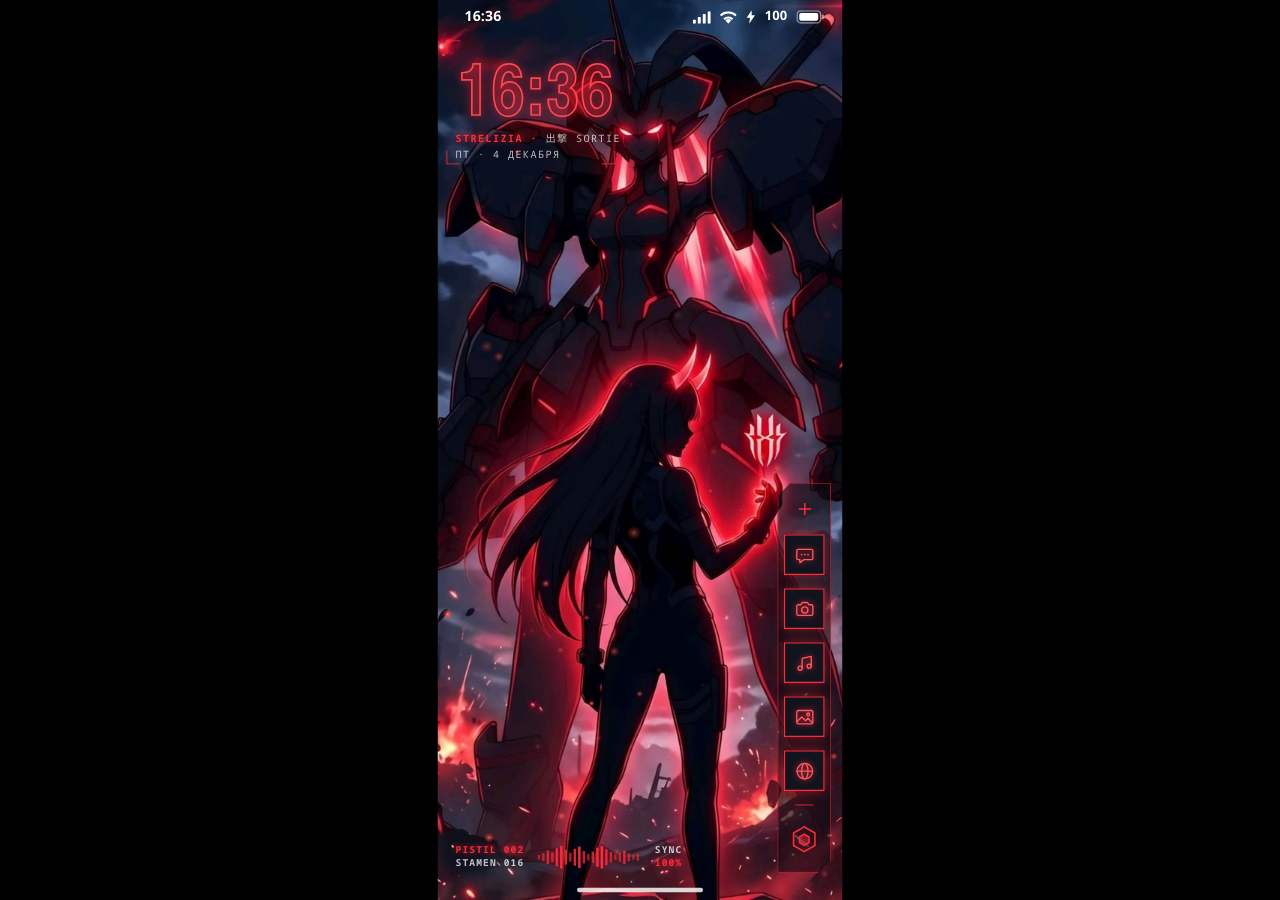
<file: app/src/main/assets/web/index.html>
<!doctype html><html lang="ru" class="native"><head><meta charset="utf-8">
<meta name="viewport" content="width=device-width,initial-scale=1,maximum-scale=1,user-scalable=no,viewport-fit=cover">
<meta name="color-scheme" content="dark"><title>Стрелиция</title>
<link rel="stylesheet" href="launcher.css"></head><body><div class="stage" id="stage"></div>
<script src="data.js"></script><script src="launcher.js"></script></body></html>
</file>
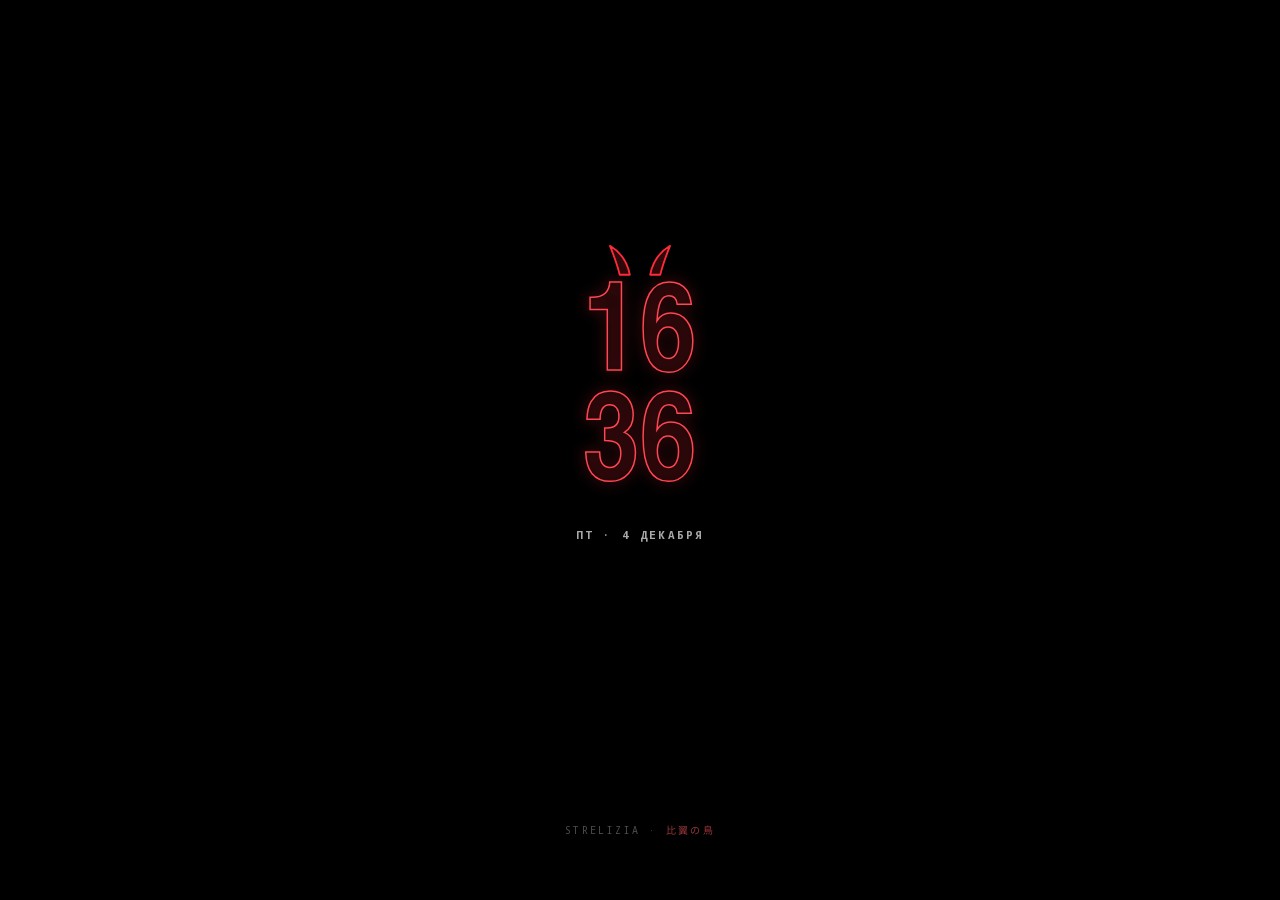
<file: app/src/main/assets/web/aod.html>
<!doctype html><html lang="ru"><head><meta charset="utf-8">
<meta name="viewport" content="width=device-width,initial-scale=1,maximum-scale=1,user-scalable=no,viewport-fit=cover">
<style>@font-face{font-family:"Nimbus Sans Narrow";font-weight:400;font-style:normal;font-display:block;src:url(fonts/nimbus-sans-narrow-400.woff2) format("woff2")}@font-face{font-family:"Nimbus Sans Narrow";font-weight:700;font-style:normal;font-display:block;src:url(fonts/nimbus-sans-narrow-700.woff2) format("woff2")}@font-face{font-family:"Noto Sans Mono";font-weight:100 500;font-style:normal;font-display:block;src:url(fonts/noto-sans-mono-100-500.woff2) format("woff2")}@font-face{font-family:"Noto Sans Mono";font-weight:600 900;font-style:normal;font-display:block;src:url(fonts/noto-sans-mono-600-900.woff2) format("woff2")}@font-face{font-family:"Noto Sans CJK JP";font-weight:100 500;font-style:normal;font-display:block;src:url(fonts/noto-sans-cjk-jp-100-500.woff2) format("woff2")}@font-face{font-family:"Noto Sans CJK JP";font-weight:600 900;font-style:normal;font-display:block;src:url(fonts/noto-sans-cjk-jp-600-900.woff2) format("woff2")}
html,body{margin:0;height:100%;background:#000;overflow:hidden;color:#fff;-webkit-user-select:none;user-select:none}
.aod{position:absolute;left:0;right:0;top:27%;display:flex;flex-direction:column;align-items:center;transition:transform 2.4s ease}
.hr{width:74px;height:34px;animation:br 4s ease-in-out infinite}
.clk{display:flex;flex-direction:column;align-items:center;margin-top:12px}
.clk b{font:700 124px/.88 "Nimbus Sans Narrow",sans-serif;color:rgba(255,43,58,.06);-webkit-text-stroke:1.5px #ff4652;filter:drop-shadow(0 0 7px rgba(255,43,58,.8));animation:br 4s ease-in-out infinite}
.dt{margin-top:20px;font:700 11px "Noto Sans Mono",monospace;letter-spacing:.2em;color:rgba(255,255,255,.66);text-transform:uppercase}
.nt{display:flex;gap:12px;margin-top:18px;min-height:26px}
.nt img{width:24px;height:24px;filter:drop-shadow(0 0 3px rgba(255,43,58,.9))}
.ft{position:absolute;left:0;right:0;bottom:7%;text-align:center;font:400 10px "Noto Sans Mono",monospace;letter-spacing:.24em;color:rgba(255,255,255,.3)}
.ft b{font-family:"Noto Sans CJK JP",sans-serif;font-weight:400;color:rgba(255,90,100,.6)}
@keyframes br{0%,100%{opacity:.72}50%{opacity:1}}
</style></head><body>
<div class="aod" id="a"><svg class="hr" viewBox="0 0 64 30" fill="rgba(255,43,58,.18)" stroke="#ff2b3a" stroke-width="1.6" stroke-linejoin="round"><path d="M23 28C21 17 15.5 8.5 5.5 2.5c3.6 9 6.6 17 8.6 25.5Z"/><path d="M41 28c2-11 7.5-19.5 17.5-25.5-3.6 9-6.6 17-8.6 25.5Z"/></svg>
<div class="clk"><b id="h">00</b><b id="m">00</b></div><div class="dt" id="d"></div><div class="nt" id="n"></div></div>
<div class="ft">STRELIZIA · <b>比翼の鳥</b></div>
<script>(()=>{const A=window.Android,WDS=['вс','пн','вт','ср','чт','пт','сб'],MON=['января','февраля','марта','апреля','мая','июня','июля','августа','сентября','октября','ноября','декабря'];
const $=i=>document.getElementById(i);let bat='';
function t(){const d=new Date();$('h').textContent=String(d.getHours()).padStart(2,'0');$('m').textContent=String(d.getMinutes()).padStart(2,'0');
try{if(A){const b=JSON.parse(A.bat());bat=' · '+b.bat+'%'+(b.chg?' · заряжается':'');}}catch(e){}
$('d').textContent=(WDS[d.getDay()]+' · '+d.getDate()+' '+MON[d.getMonth()]).toUpperCase()+bat;
try{if(A){const ids=JSON.parse(A.notifs());$('n').innerHTML=ids.map(i=>'<img src="https://appassets.androidplatform.net/icons/'+encodeURIComponent(i)+'.png" alt="">').join('');}}catch(e){}}
function drift(){$('a').style.transform='translate('+(Math.random()*20-10).toFixed(0)+'px,'+(Math.random()*28-14).toFixed(0)+'px)';}
t();setInterval(t,10000);setInterval(drift,60000);})();</script></body></html>
</file>
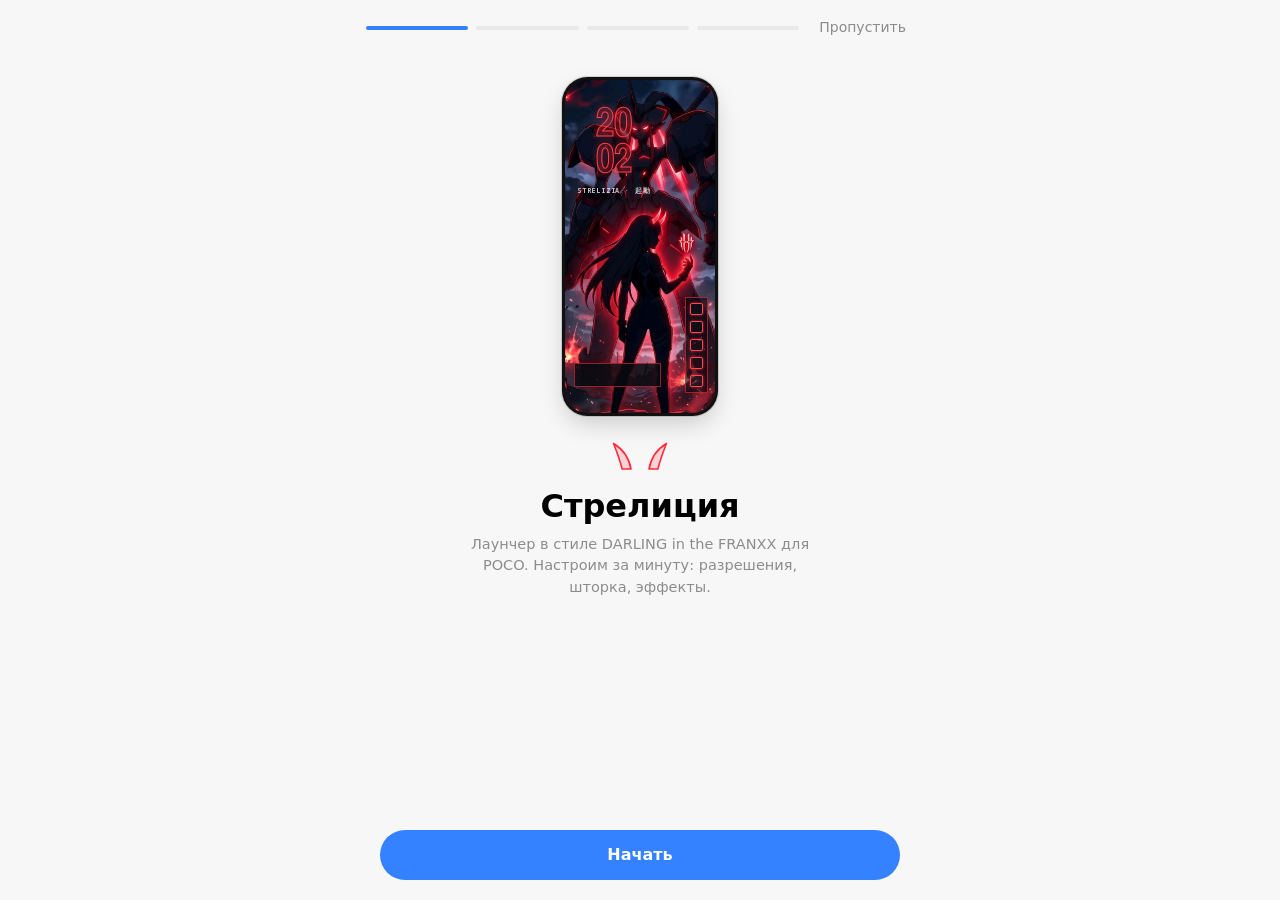
<file: app/src/main/assets/web/settings.html>
<!doctype html>
<html lang="ru"><head><meta charset="utf-8">
<meta name="viewport" content="width=device-width,initial-scale=1,maximum-scale=1,user-scalable=no,viewport-fit=cover">
<meta name="color-scheme" content="light dark"><title>Стрелиция · настройки</title>
<link rel="stylesheet" href="settings.css"></head>
<body><div id="app"></div><script src="settings.js"></script></body></html>
</file>
<file: app/src/main/assets/web/launcher.css>
@font-face{font-family:"Nimbus Sans Narrow";font-weight:400;font-style:normal;font-display:block;src:url(fonts/nimbus-sans-narrow-400.woff2) format("woff2")}@font-face{font-family:"Nimbus Sans Narrow";font-weight:700;font-style:normal;font-display:block;src:url(fonts/nimbus-sans-narrow-700.woff2) format("woff2")}@font-face{font-family:"Noto Sans";font-weight:100 500;font-style:normal;font-display:block;src:url(fonts/noto-sans-100-500.woff2) format("woff2")}@font-face{font-family:"Noto Sans";font-weight:600 900;font-style:normal;font-display:block;src:url(fonts/noto-sans-600-900.woff2) format("woff2")}@font-face{font-family:"Noto Sans Mono";font-weight:100 500;font-style:normal;font-display:block;src:url(fonts/noto-sans-mono-100-500.woff2) format("woff2")}@font-face{font-family:"Noto Sans Mono";font-weight:600 900;font-style:normal;font-display:block;src:url(fonts/noto-sans-mono-600-900.woff2) format("woff2")}@font-face{font-family:"Noto Sans CJK JP";font-weight:100 500;font-style:normal;font-display:block;src:url(fonts/noto-sans-cjk-jp-100-500.woff2) format("woff2")}@font-face{font-family:"Noto Sans CJK JP";font-weight:600 900;font-style:normal;font-display:block;src:url(fonts/noto-sans-cjk-jp-600-900.woff2) format("woff2")}@font-face{font-family:"Noto Serif CJK JP";font-weight:100 900;font-style:normal;font-display:block;src:url(fonts/noto-serif-cjk-jp-100-900.woff2) format("woff2")}@font-face{font-family:"LXSym";font-weight:100 900;font-style:normal;font-display:block;src:url(fonts/lxsym-100-900.woff2) format("woff2")}

*{box-sizing:border-box;margin:0;padding:0}

.scr{position:relative;width:360px;height:800px;overflow:hidden;color:#fff;font-family:"Noto Sans",sans-serif;-webkit-font-smoothing:antialiased;text-rendering:geometricPrecision}
.wp{position:absolute;left:0;top:0;width:360px;height:800px;display:block}
.sb{position:absolute;z-index:40;left:0;right:0;top:0;height:30px;padding:0 16px 0 24px;display:flex;align-items:center;justify-content:space-between;font:600 12.5px/1 "Noto Sans",sans-serif;color:var(--sb,#fff);letter-spacing:.01em}
.sb .r{display:flex;align-items:center;gap:8px}.sb svg{display:block}
.gest{position:absolute;z-index:40;left:50%;bottom:7px;width:112px;height:4px;margin-left:-56px;border-radius:3px;background:var(--gest,rgba(255,255,255,.82))}
.ico{width:100%;height:100%;display:block;overflow:visible}
.rail{position:absolute;z-index:20;display:flex;flex-direction:column;align-items:center}
.rail .app,.rail .add,.rail .all{position:relative;display:grid;place-items:center;flex:none}
.jp{font-family:"Noto Sans CJK JP",sans-serif}.jps{font-family:"Noto Serif CJK JP",serif}


.t09{--N:#ff2b3a}
.t09 .clk{position:absolute;left:14px;top:40px;width:150px;height:70px;overflow:visible;filter:drop-shadow(0 0 4px rgba(255,43,58,.9)) drop-shadow(0 0 14px rgba(255,20,40,.55))}
.t09 .clk text{font:700 64px/1 "Nimbus Sans Narrow",sans-serif;fill:rgba(255,43,58,.12);stroke:#ff4652;stroke-width:1.5;letter-spacing:1px}
.t09 .hud{position:absolute;left:16px;top:116px;font:700 9px/1.6 "Noto Sans Mono",monospace;letter-spacing:.14em;color:var(--N);text-shadow:0 0 6px rgba(255,43,58,.8)}
.t09 .hud span{color:rgba(255,255,255,.72);text-shadow:none;font-weight:400}
.t09 .br{position:absolute;left:8px;top:36px;width:150px;height:110px}
.t09 .sync{position:absolute;left:16px;bottom:26px;display:flex;align-items:center;gap:12px;font:700 8.5px/1.4 "Noto Sans Mono",monospace;letter-spacing:.12em;color:rgba(255,255,255,.75)}
.t09 .sync b{color:var(--N);text-shadow:0 0 6px rgba(255,43,58,.8)}
.t09 .rail{right:10px;bottom:24px;width:48px;gap:12px;padding:12px 0;background:rgba(10,11,18,.6);clip-path:polygon(0 12px,12px 0,100% 0,100% calc(100% - 12px),calc(100% - 12px) 100%,0 100%)}
.t09 .rail::before{content:"";position:absolute;inset:0;border:1px solid rgba(255,43,58,.55);clip-path:inherit}
.t09 .app{width:36px;height:36px;background:#11131d;box-shadow:inset 0 0 0 1px var(--N),0 0 10px rgba(255,43,58,.5)}
.t09 .add{width:22px;height:22px}
.t09 .sep{width:16px;height:1px;background:rgba(255,43,58,.7)}
.t09 .all{width:36px;height:36px}
.t09 .app .mi{width:19px;height:19px;color:#ff5a64;stroke-width:1.5;filter:drop-shadow(0 0 3px rgba(255,43,58,.95))}


.scr{-webkit-touch-callout:none;--ease:cubic-bezier(.2,.8,.2,1);--spring:cubic-bezier(.34,1.56,.64,1);user-select:none;-webkit-user-select:none;-webkit-tap-highlight-color:transparent;touch-action:manipulation}
:where(.scr) button{font:inherit;color:inherit;background:none;border:0;padding:0;cursor:pointer;-webkit-tap-highlight-color:transparent}
.scr .wp{position:absolute;inset:0;background-size:cover;background-position:center;transition:transform .5s var(--ease),filter .5s}
.home{position:absolute;inset:0;z-index:5;transition:opacity .32s,transform .45s var(--ease),filter .45s}
.scr.o-drw .home{opacity:0;transform:scale(.94);pointer-events:none}
.scr.o-drw .wp{transform:scale(1.06)}
.scr.o-app .home{transform:scale(.92);opacity:0}
.rail .app,.rail .add,.rail .all{cursor:pointer;transition:transform .18s var(--ease)}
.rail .app:active,.rail .add:active,.rail .all:active{transform:scale(.88)}
.rail .apps{display:contents}
.rail .app .x{display:none}
/* entrance */
.scr.enter .home .rail .app,.scr.enter .home .rail .add,.scr.enter .home .rail .all{animation:railIn .55s var(--spring) both;animation-delay:calc(var(--i,0)*45ms + 120ms)}
@keyframes railIn{from{opacity:0;transform:translateX(var(--rx,24px)) scale(.6)}}
.scr.enter .home [data-in]{animation:fadeUp .7s var(--ease) both;animation-delay:calc(var(--d,0)*1ms)}
@keyframes fadeUp{from{opacity:0;transform:translateY(14px)}}
.scr .wp{animation:none}.scr.enter .wp{animation:wpIn .9s var(--ease) both}@keyframes wpIn{from{opacity:0;transform:scale(1.06)}}
/* drawer */
.drw{position:absolute;inset:0;z-index:20;visibility:hidden;pointer-events:none;color:var(--fg)}
.scr.o-drw .drw{visibility:visible;pointer-events:auto}
.drw-bg,.drw-deco{position:absolute;inset:0;opacity:0;transition:opacity .35s}
.drw-deco{pointer-events:none}
.scr.o-drw .drw-bg,.scr.o-drw .drw-deco{opacity:1}
.drw-in{position:absolute;inset:0;display:flex;flex-direction:column;padding-top:32px}
.drw-hd{position:relative;padding:12px 20px 8px;opacity:0;transform:translateY(-10px);transition:opacity .3s,transform .4s var(--ease)}
.scr.o-drw .drw-hd{opacity:1;transform:none;transition-delay:.05s}
.drw-tt{display:flex;align-items:baseline;gap:12px;min-height:30px}.drw-tt .cnt{white-space:nowrap}
.drw-tt .gear{margin-left:auto;align-self:center;width:34px;height:34px;display:grid;place-items:center;color:var(--fg2)}
.drw-tt .gear .mi{width:20px;height:20px;stroke-width:1.5}
.srch{position:relative;display:flex;align-items:center;gap:8px;height:40px;margin-top:16px;padding:0 12px;cursor:text}
.srch>.mi{width:17px;height:17px;flex:none;stroke-width:1.8;opacity:.8}
.srch input{flex:1;min-width:0;height:100%;border:0;outline:0;background:none;font:inherit;color:inherit;letter-spacing:inherit;text-transform:none}
.srch input::placeholder{color:inherit;opacity:.5}
.srch .clr{display:none;width:24px;height:24px;place-items:center;opacity:.7}
.srch.has .clr{display:grid}
.chips{display:flex;gap:8px;margin:12px -18px 0;padding:2px 20px 4px;overflow-x:auto;scrollbar-width:none}
.chips::-webkit-scrollbar,.drw-ls::-webkit-scrollbar,.sht-sc::-webkit-scrollbar,.sw::-webkit-scrollbar{display:none}
.chip{flex:none;white-space:nowrap;transition:background .2s,color .2s,box-shadow .2s}
.drw-ls{position:relative;flex:1;overflow-y:auto;overscroll-behavior:contain;padding:8px 32px 80px 12px;scrollbar-width:none;-webkit-mask-image:linear-gradient(transparent,#000 14px,#000 calc(100% - 40px),transparent);mask-image:linear-gradient(transparent,#000 14px,#000 calc(100% - 40px),transparent)}
.grid{display:grid;grid-template-columns:repeat(4,1fr);row-gap:16px;column-gap:2px;align-content:start}
.lt{grid-column:1/-1;display:flex;align-items:center;gap:8px;margin:16px 4px -2px;justify-self:stretch}.lt:first-child{margin-top:2px}.lt em{font-style:normal;opacity:.5;font-size:11px;letter-spacing:.06em}
.tile{display:flex;flex-direction:column;align-items:center;gap:8px;min-width:0;transition:transform .18s var(--ease)}
.tile:active{transform:scale(.9)}
.tile .ti{position:relative;display:grid;place-items:center;flex:none}
.tile .tl{max-width:78px;padding:0 2px;white-space:nowrap;overflow:hidden;text-overflow:ellipsis;line-height:1.25}
.scr.o-drw .drw .tile,.scr.o-drw .drw .lt{animation:tileIn .5s var(--ease) both;animation-delay:calc(var(--i,0)*13ms + 90ms)}
@keyframes tileIn{from{opacity:0;transform:translateY(18px) scale(.94)}}
.empty{grid-column:1/-1;text-align:center;padding:72px 12px;opacity:.75}
.empty b{display:block;font-size:15px;margin-bottom:8px}
.abc{position:absolute;right:3px;top:206px;bottom:70px;width:24px;display:flex;flex-direction:column;align-items:center;justify-content:center;touch-action:none;z-index:3;opacity:0;transition:opacity .3s .2s}
.scr.o-drw .abc{opacity:1}
.abc b{display:block;font-size:9.5px;line-height:1.55;font-weight:700;opacity:.62;transition:transform .15s,opacity .15s}
.abc b.on{opacity:1;transform:scale(1.5) translateX(-4px)}
.bub{position:absolute;right:44px;top:0;width:58px;height:58px;display:grid;place-items:center;z-index:4;opacity:0;transform:scale(.6);transition:opacity .15s,transform .2s var(--spring);pointer-events:none}
.bub.on{opacity:1;transform:none}
/* sheets */
.scrim{position:absolute;inset:0;z-index:28;background:rgba(0,0,0,.42);opacity:0;pointer-events:none;transition:opacity .32s}
.scr.o-add .scrim,.scr.o-set .scrim{opacity:1;pointer-events:auto}
.sht{position:absolute;left:0;right:0;bottom:0;z-index:30;max-height:84%;display:flex;flex-direction:column;padding:12px 20px 28px;color:var(--fg);transform:translateY(104%);transition:transform .46s var(--ease)}
.scr.o-add .s-add,.scr.o-set .s-set{transform:none}
.grip{flex:none;width:38px;height:4px;border-radius:2px;margin:0 auto 16px;background:currentColor;opacity:.35}
.sht-hd{flex:none;display:flex;align-items:baseline;justify-content:space-between;gap:12px;margin-bottom:16px}
.sht-hd em{font-style:normal;opacity:.65;white-space:nowrap}
.sht-sc{flex:1;min-height:0;overflow-y:auto;overscroll-behavior:contain;margin:0 -18px;padding:2px 20px 16px;scrollbar-width:none;-webkit-mask-image:linear-gradient(#000 calc(100% - 22px),transparent);mask-image:linear-gradient(#000 calc(100% - 22px),transparent)}
.sgrid{display:grid;grid-template-columns:repeat(4,1fr);row-gap:16px}
.tile .ck{position:absolute;right:-4px;top:-4px;width:19px;height:19px;display:grid;place-items:center;border-radius:50%;transform:scale(0);transition:transform .28s var(--spring);z-index:2}
.tile .ck svg{width:11px;height:11px}
.tile.sel .ck{transform:scale(1)}
.btn{flex:none;display:block;width:100%;height:46px;margin-top:16px;transition:transform .15s}
.btn:active{transform:scale(.97)}
.s-set .sec{margin-top:20px}.s-set .sec:first-child{margin-top:0}
.s-set h4{margin-bottom:8px}
.row{display:flex;align-items:center;justify-content:space-between;gap:12px;min-height:46px;cursor:pointer}
.row span{display:flex;flex-direction:column;gap:2px}
.row small{opacity:.55}
.tog{position:relative;flex:none;width:42px;height:24px;transition:background .25s,box-shadow .25s}
.tog::after{content:"";position:absolute;top:3px;left:3px;width:18px;height:18px;transition:transform .3s var(--spring),background .25s}
.tog.on::after{transform:translateX(18px)}
.sw{display:flex;gap:8px;overflow-x:auto;margin:0 -18px;padding:4px 20px 8px;scrollbar-width:none}
.swc{flex:none;width:54px;display:flex;flex-direction:column;align-items:center;gap:8px;cursor:pointer}
.swc i{display:block;width:54px;height:96px;background-size:cover;background-position:center;transition:transform .2s var(--ease),box-shadow .2s}
.swc b{font-size:11px;opacity:.7}
.swc.on b{opacity:1}
.lnk{display:block;width:100%;text-align:center;margin-top:16px;opacity:.7;font-size:12px}
/* edit mode */
.scr.edit .rail .app{animation:wig .26s ease-in-out infinite alternate}
.scr.edit .rail .app:nth-child(even){animation-delay:-.13s}
@keyframes wig{from{transform:rotate(-3.5deg)}to{transform:rotate(3.5deg)}}
.scr.edit .rail .app .x{display:grid;position:absolute;right:-6px;top:-6px;width:18px;height:18px;border-radius:50%;place-items:center;z-index:3;font:700 12px/1 "Noto Sans";font-style:normal}
.scr.edit .rail .app .x::before{content:"×";margin-top:-1px}
.rail .app.drag{z-index:9;animation:none!important;transform:translateY(var(--dy,0)) scale(1.14)!important;transition:none;filter:drop-shadow(0 8px 14px rgba(0,0,0,.5))}
.edone{position:absolute;left:50%;top:40px;z-index:26;transform:translate(-50%,-24px);opacity:0;pointer-events:none;transition:opacity .3s,transform .4s var(--spring);white-space:nowrap}
.scr.edit .edone{opacity:1;transform:translate(-50%,0);pointer-events:auto}
.scr.edit .home>*:not(.rail){opacity:.35;transition:opacity .3s}
/* launch + app view */
.lx{position:absolute;inset:0;z-index:45;pointer-events:none;visibility:hidden;overflow:hidden}
.lx.on{visibility:visible}
.lx-ic{position:absolute;left:var(--x);top:var(--y);width:var(--s);height:var(--s);margin:calc(var(--s)/-2) 0 0 calc(var(--s)/-2);display:grid;place-items:center;z-index:3}
.lx.on .lx-ic{animation:lxIc .62s var(--ease) both}
@keyframes lxIc{0%{transform:scale(1)}35%{transform:scale(1.25)}100%{transform:translate(calc(180px - var(--x)),calc(330px - var(--y))) scale(2.3);opacity:0}}
.lx .fx{position:absolute;inset:0;z-index:1}
.appv{position:absolute;inset:0;z-index:44;display:flex;flex-direction:column;align-items:center;justify-content:center;gap:12px;text-align:center;opacity:0;visibility:hidden;transform:scale(1.04);transition:opacity .35s,transform .45s var(--ease),visibility 0s .35s;overflow:hidden}
.scr.o-app .appv{opacity:1;visibility:visible;transform:none;transition:opacity .35s,transform .45s var(--ease)}
.appv .av-ic{position:relative;display:grid;place-items:center;margin-bottom:12px}
.appv .av-h{position:absolute;left:0;right:0;bottom:46px;font-size:11px;opacity:.6}
.scr.o-app .appv .av-ic{animation:avIn .6s var(--spring) both .1s}
@keyframes avIn{from{transform:scale(.5);opacity:0}}
.scr.o-app .appv .av-n,.scr.o-app .appv .av-s{animation:fadeUp .6s var(--ease) both .2s}
/* toast */
.tst{position:absolute;left:50%;bottom:58px;z-index:60;max-width:300px;transform:translate(-50%,14px);opacity:0;transition:opacity .3s,transform .4s var(--spring);pointer-events:none;text-align:center}
.tst.on{opacity:1;transform:translate(-50%,0)}
.o-add .tst,.o-set .tst{bottom:auto;top:52px}.o-add .tst:not(.on),.o-set .tst:not(.on){transform:translate(-50%,-14px)}
.scr .sb{z-index:70;transition:color .3s}
.scr .gest{z-index:70}
.scr.noanim *,.scr.noanim *::before,.scr.noanim *::after{animation-duration:.01ms!important;animation-delay:0ms!important;transition-duration:.01ms!important;transition-delay:0ms!important}
/* widget toggles */
.scr.nowidget [data-w]{opacity:0!important;pointer-events:none;transition:opacity .3s}
.mp .pp .pa{display:none}.mp.playing .pp .pa{display:block}.mp.playing .pp .pl{display:none}
.mp .bar i::after{transition:width .4s linear}
.mp.playing .bar i::after{animation:prog 26s linear infinite}
@keyframes prog{from{width:62%}to{width:100%}}
.sync rect{transform-box:fill-box;transform-origin:center}
.scr .sync rect{animation:eq 1.1s ease-in-out infinite alternate;animation-delay:calc(var(--j)*-90ms)}
@keyframes eq{from{transform:scaleY(.35)}to{transform:scaleY(1)}}


.t09{--fg:#fff;--fg2:rgba(255,255,255,.6);--ac:#ff2b3a}
.t09 .drw-bg{background:rgba(7,8,14,.92) linear-gradient(rgba(255,43,58,.05) 1px,transparent 1px) 0 0/24px 24px;backdrop-filter:blur(10px)}
.t09 .drw-deco svg{position:absolute;inset:36px 8px 16px 8px;width:calc(100% - 16px);height:calc(100% - 52px)}
.t09.o-drw .drw-deco{animation:flick .5s steps(2) both}
@keyframes flick{0%{opacity:0}20%{opacity:1}30%{opacity:.2}45%{opacity:1}55%{opacity:.4}100%{opacity:1}}
.t09 .drw-tt{flex-direction:column;align-items:flex-start;gap:8px}
.t09 .drw-tt .cnt{order:-1;font:700 9.5px "Noto Sans Mono";letter-spacing:.16em;color:var(--ac);text-shadow:0 0 6px rgba(255,43,58,.8)}
.t09 .drw-tt b{font:700 34px/1 "Nimbus Sans Narrow";text-transform:uppercase;color:rgba(255,43,58,.1);-webkit-text-stroke:1.2px #ff4652;filter:drop-shadow(0 0 5px rgba(255,43,58,.85))}
.t09 .drw-tt .gear{position:absolute;right:12px;top:12px;color:var(--ac)}
.t09 .srch{background:rgba(17,19,29,.9);box-shadow:inset 0 0 0 1px rgba(255,43,58,.7),0 0 12px rgba(255,43,58,.2);clip-path:polygon(10px 0,100% 0,100% calc(100% - 10px),calc(100% - 10px) 100%,0 100%,0 10px);font:400 12px "Noto Sans Mono";letter-spacing:.04em}
.t09 .srch>.mi{color:var(--ac)}
.t09 .chip{height:27px;padding:0 12px;box-shadow:inset 0 0 0 1px rgba(255,43,58,.55);color:var(--fg2);font:700 9.5px/27px "Noto Sans Mono";letter-spacing:.1em;text-transform:uppercase;clip-path:polygon(7px 0,100% 0,calc(100% - 7px) 100%,0 100%);padding:0 16px}
.t09 .chip.on{background:var(--ac);color:#fff}
.t09 .lt i{font:700 9.5px "Noto Sans Mono";font-style:normal;color:var(--ac);-webkit-text-stroke:0;filter:none}.t09 .lt em{font:700 9px "Noto Sans Mono";color:#ff6b74;-webkit-text-stroke:0;filter:none;opacity:1}.t09 .lt{font:700 21px/1 "Nimbus Sans Narrow";text-transform:uppercase;color:rgba(255,43,58,.1);-webkit-text-stroke:1px #ff4652;filter:drop-shadow(0 0 4px rgba(255,43,58,.8))}
.t09 .ti{width:44px;height:44px;background:#11131d;box-shadow:inset 0 0 0 1px var(--ac),0 0 10px rgba(255,43,58,.5);color:#ff5a64}
.t09 .ti .mi{width:21px;height:21px;stroke-width:1.5;filter:drop-shadow(0 0 3px rgba(255,43,58,.95))}
.t09 .tl{font:400 8.6px "Noto Sans Mono";letter-spacing:.03em;text-transform:uppercase;color:var(--fg2)}
.t09 .abc b{font-family:"Noto Sans Mono";font-size:9px;color:#ff6b74}
.t09 .bub{background:#11131d;box-shadow:inset 0 0 0 1px var(--ac),0 0 18px rgba(255,43,58,.6);font:700 28px "Nimbus Sans Narrow";color:#ff4652;text-shadow:0 0 10px rgba(255,43,58,.9)}
.t09 .sht{background:rgba(9,10,16,.97);clip-path:polygon(0 16px,16px 0,100% 0,100% 100%,0 100%);box-shadow:inset 0 1.5px 0 var(--ac)}
.t09 .sht-hd b{font:700 26px "Nimbus Sans Narrow";text-transform:uppercase;color:rgba(255,43,58,.1);-webkit-text-stroke:1px #ff4652;filter:drop-shadow(0 0 4px rgba(255,43,58,.8))}.t09 .sht-hd em{font:700 9.5px "Noto Sans Mono";color:var(--ac);letter-spacing:.1em}
.t09 .s-set h4{font:700 9.5px "Noto Sans Mono";letter-spacing:.18em;color:var(--ac);text-transform:uppercase;text-shadow:0 0 6px rgba(255,43,58,.7)}
.t09 .row{font:400 12px "Noto Sans Mono"}.t09 .row small{font-size:9.5px}
.t09 .tog{background:#11131d;box-shadow:inset 0 0 0 1px rgba(255,43,58,.6)}.t09 .tog::after{background:rgba(255,255,255,.4)}
.t09 .tog.on{background:rgba(255,43,58,.25);box-shadow:inset 0 0 0 1px var(--ac),0 0 12px rgba(255,43,58,.6)}.t09 .tog.on::after{background:var(--ac);box-shadow:0 0 8px var(--ac)}
.t09 .swc.on i{box-shadow:0 0 0 1px var(--ac),0 0 16px rgba(255,43,58,.8)}.t09 .swc b{font:700 10px "Noto Sans Mono";color:#ff6b74}
.t09 .btn,.t09 .edone{background:rgba(255,43,58,.08);color:#ff4652;box-shadow:inset 0 0 0 1px var(--ac),0 0 16px rgba(255,43,58,.35);font:700 12px/46px "Noto Sans Mono";letter-spacing:.24em;text-transform:uppercase;text-shadow:0 0 6px rgba(255,43,58,.8);clip-path:polygon(10px 0,100% 0,100% calc(100% - 10px),calc(100% - 10px) 100%,0 100%,0 10px)}
.t09 .edone{height:34px;padding:0 20px;line-height:34px;background:#0a0b12}
.t09 .ck{border-radius:0;background:var(--ac);color:#fff;box-shadow:0 0 8px var(--ac)}
.t09 .x{border-radius:0!important;background:var(--ac);color:#fff}
.t09 .tst{padding:8px 16px;background:#0a0b12;box-shadow:inset 0 0 0 1px var(--ac),0 0 14px rgba(255,43,58,.4);font:700 10px "Noto Sans Mono";letter-spacing:.1em;color:#ff4652;text-transform:uppercase}
.t09 .lx .fx u{position:absolute;inset:0;background:#07080e;opacity:0}
.t09 .lx .fx i{position:absolute;left:0;right:0;top:0;height:2px;background:var(--ac);box-shadow:0 0 14px 3px rgba(255,43,58,.8);transform:translateY(-10px)}
.t09 .lx .fx b{position:absolute;left:0;right:0;top:330px;text-align:center;font:700 64px "Nimbus Sans Narrow";color:rgba(255,43,58,.1);-webkit-text-stroke:1.2px #ff4652;filter:drop-shadow(0 0 8px rgba(255,43,58,.9));opacity:0}
.t09 .lx .fx s{position:absolute;left:0;right:0;top:410px;text-align:center;font:700 11px "Noto Sans Mono";letter-spacing:.3em;color:#ff4652;text-decoration:none;opacity:0}
.t09 .lx.on .fx u{animation:fadeIn .15s both}
.t09 .lx.on .fx i{animation:scan .55s linear both}
.t09 .lx.on .fx b,.t09 .lx.on .fx s{animation:flick .4s steps(2) both .1s}
@keyframes scan{to{transform:translateY(810px)}}
.t09 .appv{background:#07080e;color:#fff}
.t09 .appv::before{content:"";position:absolute;inset:0;background:linear-gradient(rgba(255,43,58,.05) 1px,transparent 1px) 0 0/24px 24px}
.t09 .av-br{position:absolute;inset:70px 26px 90px}
.t09 .av-tag{position:relative;font:700 10px "Noto Sans Mono";letter-spacing:.24em;color:#ff4652;text-shadow:0 0 6px rgba(255,43,58,.8)}
.t09 .av-ic{width:100px;height:100px;background:#11131d;box-shadow:inset 0 0 0 1.5px var(--ac),0 0 28px rgba(255,43,58,.55);color:#ff5a64}
.t09 .av-ic .mi{width:46px;height:46px;stroke-width:1.4;filter:drop-shadow(0 0 5px rgba(255,43,58,.95))}
.t09 .av-n{position:relative;font:700 46px/1 "Nimbus Sans Narrow";text-transform:uppercase;color:rgba(255,43,58,.1);-webkit-text-stroke:1.3px #ff4652;filter:drop-shadow(0 0 7px rgba(255,43,58,.9))}
.t09 .av-s{position:relative;font:400 10px "Noto Sans Mono";letter-spacing:.12em;color:var(--fg2)}
.t09 .av-h{font-family:"Noto Sans Mono";text-transform:uppercase;letter-spacing:.06em}


.sym{font-family:"LXSym",sans-serif;font-style:normal}
@keyframes fadeIn{from{opacity:0}to{opacity:1}}
.arow .ti,.sa-hd .ti,.lx-ic .ti,.ntf-ic{display:grid;place-items:center;flex:none}
.scr .wp{background-size:cover;background-position:center}
/* live overlay */
.t09 .fxc{position:absolute;left:0;top:0;width:360px;height:800px;z-index:3;pointer-events:none}
.t09 .scan{position:absolute;left:0;right:0;top:0;height:2px;z-index:6;pointer-events:none;background:#ff2b3a;box-shadow:0 0 14px 3px rgba(255,43,58,.6);opacity:0;animation:hudscan 13s linear infinite 4s}
.t09 .scan.now{animation:hudscan 13s linear infinite 0s}
.t09 .scan::before{content:"";position:absolute;left:0;right:0;bottom:2px;height:90px;background:linear-gradient(transparent,rgba(255,43,58,.13))}
@keyframes hudscan{0%{transform:translateY(-4px);opacity:0}1%{opacity:.55}13%{transform:translateY(var(--ph,800px));opacity:.55}13.1%,100%{transform:translateY(var(--ph,800px));opacity:0}}
.t09.noscan .scan,.t09.o-drw .scan,.t09.o-app .scan,.t09.noanim .scan{display:none}
@keyframes flk9{0%,100%{opacity:1}50%{opacity:.2}}
.t09.tickf .clk{animation:flk9 .14s steps(1) 3}
/* clock reacts: ダーリン */
.t09 .home .clk,.t09 .home .hud,.t09 .home .br,.t09 .home .sync{cursor:pointer}
.t09 .home .clk,.t09 .home .hud,.t09 .home .br{transition:translate .5s var(--spring)}
.t09.love .clk{animation:flk9 .12s steps(1) 4}
.t09.love .br{animation:brLove 1.9s var(--ease)}
@keyframes brLove{10%{transform:scale(1.06);filter:drop-shadow(0 0 8px #ff2b3a)}60%{transform:scale(1.02)}}
.t09.love [data-hud]{color:#fff;text-shadow:0 0 8px #ff2b3a,0 0 16px #ff2b3a}
.t09 .dl{position:absolute;left:24px;top:150px;z-index:7;font:700 24px/1 "Noto Sans CJK JP";font-style:normal;letter-spacing:.06em;color:#fff;text-shadow:0 0 8px #ff2b3a,0 0 22px #ff2b3a;pointer-events:none;animation:dlUp 1.9s var(--ease) both}
.t09 .dl .sym{color:#ff4652}
@keyframes dlUp{0%{opacity:0;transform:translateY(18px) scale(.8)}14%{opacity:1;transform:none}72%{opacity:1}100%{opacity:0;transform:translateY(-26px)}}
.t09.ping .clk{animation:flk9 .12s steps(1) 5}
.t09.ntf-on .home .clk,.t09.ntf-on .home .hud,.t09.ntf-on .home .br{translate:0 72px}
/* rail: no clip so labels can fly out */
.t09 .rail{clip-path:none;background:none;isolation:isolate}
.t09 .rail::before{content:"";position:absolute;inset:0;z-index:-1;border:0;background:rgba(10,11,18,.62);clip-path:polygon(0 12px,12px 0,100% 0,100% calc(100% - 12px),calc(100% - 12px) 100%,0 100%)}
.t09 .rail::after{content:"";position:absolute;inset:0;z-index:-1;pointer-events:none;border:1px solid rgba(255,43,58,.55);clip-path:polygon(0 12px,12px 0,100% 0,100% calc(100% - 12px),calc(100% - 12px) 100%,0 100%)}
.t09 .rail .app,.t09 .rail .add,.t09 .rail .all{position:relative}
.t09 .rail .lb{position:absolute;right:calc(100% + 16px);top:50%;transform:translate(12px,-50%);opacity:0;pointer-events:none;white-space:nowrap;font:700 10px/1 "Noto Sans Mono";letter-spacing:.12em;text-transform:uppercase;color:#fff;text-shadow:0 0 6px rgba(255,43,58,.9);transition:opacity .22s,transform .4s var(--ease);transition-delay:calc(var(--i)*28ms)}
.t09 .rail .rxbg{position:absolute;top:-1px;bottom:-1px;right:100%;width:0;z-index:-1;pointer-events:none;background:linear-gradient(90deg,rgba(7,8,14,0),rgba(7,8,14,.9) 38%);box-shadow:inset 0 1px 0 rgba(255,43,58,.45),inset 0 -1px 0 rgba(255,43,58,.45);transition:width .4s var(--ease)}
.t09.exp .rail .rxbg{width:168px}
.t09.exp .rail .lb{opacity:1;transform:translate(0,-50%);pointer-events:auto}
.t09.exp .home>*:not(.rail){opacity:.4;transition:opacity .3s}
.t09.side-l .rail{right:auto;left:10px}
.t09.side-l .rail .lb{right:auto;left:calc(100% + 16px);transform:translate(-12px,-50%)}
.t09.side-l.exp .rail .lb{transform:translate(0,-50%)}
.t09.side-l .rail .rxbg{right:auto;left:100%;background:linear-gradient(-90deg,rgba(7,8,14,0),rgba(7,8,14,.9) 38%)}
.t09.side-l .sync{left:auto;right:16px;flex-direction:row-reverse;text-align:right}
.t09.edit .rail .lb{opacity:0!important}
.t09 .rail .app.unread::after{content:"";position:absolute;right:-4px;top:-4px;width:9px;height:9px;background:#ff2b3a;box-shadow:0 0 0 2px #0a0b12,0 0 10px #ff2b3a;animation:flk9 1.1s steps(1) infinite}
.rail .app.pop{animation:popIn .55s var(--spring) both}
@keyframes popIn{0%{transform:scale(0) rotate(-45deg)}100%{transform:none}}
.rail .app.bye{animation:bye .24s var(--ease) both!important}
@keyframes bye{to{transform:scale(.3);opacity:0}}
.rail.nope{animation:nope .45s}
@keyframes nope{20%,60%{translate:-6px 0}40%,80%{translate:6px 0}}
/* notification */
.ntf{position:absolute;left:10px;right:10px;top:30px;z-index:65;display:flex;align-items:center;gap:12px;padding:12px 16px 12px 12px;transform:translateY(-150%);opacity:0;transition:transform .55s var(--spring),opacity .3s;cursor:pointer}
.ntf.on{transform:none;opacity:1}
.t09 .ntf{background:rgba(9,10,16,.92);backdrop-filter:blur(10px);box-shadow:inset 0 0 0 1px rgba(255,43,58,.75);clip-path:polygon(0 10px,10px 0,100% 0,100% calc(100% - 10px),calc(100% - 10px) 100%,0 100%)}
.t09 .ntf-ic{flex:none;width:38px;height:38px;display:grid;place-items:center;background:#11131d;box-shadow:inset 0 0 0 1px #ff2b3a,0 0 10px rgba(255,43,58,.5);color:#ff5a64;font-style:normal}
.t09 .ntf-ic .mi{width:19px;height:19px;stroke-width:1.5;filter:drop-shadow(0 0 3px rgba(255,43,58,.95))}
.t09 .ntf-b{flex:1;min-width:0}
.t09 .ntf b{display:block;font:700 9.5px/1.3 "Noto Sans Mono";letter-spacing:.14em;color:#ff4652;text-shadow:0 0 6px rgba(255,43,58,.8)}
.t09 .ntf span{display:block;margin-top:4px;font:400 13px/1.3 "Noto Sans";color:#fff;white-space:nowrap;overflow:hidden;text-overflow:ellipsis}
.t09 .ntf em{align-self:flex-start;font:400 9px "Noto Sans Mono";font-style:normal;color:rgba(255,255,255,.55)}
.t09 .ntf::after{content:"";position:absolute;left:0;right:0;bottom:0;height:2px;background:#ff2b3a;box-shadow:0 0 8px #ff2b3a;transform-origin:left}
.t09 .ntf.on::after{animation:ntfT 5.6s linear both}
@keyframes ntfT{from{transform:scaleX(1)}to{transform:scaleX(0)}}
/* drawer additions */
.t09 .drw-hd{padding-bottom:8px}
.t09 .srch{margin-top:12px}
.seg{position:relative;display:flex;height:30px;margin-top:12px;isolation:isolate}
.seg button{flex:1;position:relative;z-index:1;transition:color .25s}
.seg .k{position:absolute;top:0;bottom:0;left:0;width:50%;z-index:0;transform:translateX(calc(var(--k,0)*100%));transition:transform .38s var(--ease)}
.t09 .seg{box-shadow:inset 0 0 0 1px rgba(255,43,58,.5);clip-path:polygon(8px 0,100% 0,calc(100% - 8px) 100%,0 100%)}
.t09 .seg button{font:700 9.5px/30px "Noto Sans Mono";letter-spacing:.16em;text-transform:uppercase;color:rgba(255,255,255,.62)}
.t09 .seg button.on{color:#fff}
.t09 .seg .k{background:#ff2b3a;box-shadow:0 0 14px rgba(255,43,58,.7)}
.seg.sm{width:146px;flex:none;margin:0;height:28px}
.t09 .seg.sm button{line-height:28px;font-size:9px;letter-spacing:.1em}
.scr[data-view=az] .chips,.scr[data-view=search] .chips{display:none}
.sres{display:none}
.scr[data-view=search] .sres{display:block;margin-top:12px}
.t09 .sres{font:700 9.5px/1 "Noto Sans Mono";letter-spacing:.12em;text-transform:uppercase;color:#ff4652;text-shadow:0 0 6px rgba(255,43,58,.7)}
.t09 mark{background:none;color:#fff;text-shadow:0 0 6px #ff2b3a,0 0 12px #ff2b3a;box-shadow:0 1px 0 #ff2b3a}
.t09 .lt{cursor:pointer}
.t09 .lt .jp{font:700 9.5px "Noto Sans CJK JP";letter-spacing:.14em;color:rgba(255,120,128,.85);-webkit-text-stroke:0;filter:none}
.grid.list{grid-template-columns:1fr;row-gap:2px}
.arow{display:flex;align-items:center;gap:12px;min-width:0;padding:4px 4px;text-align:left;transition:background .2s}
.arow:active{background:rgba(255,43,58,.1)}
.scr.o-drw .drw .arow{animation:tileIn .5s var(--ease) both;animation-delay:calc(var(--i,0)*13ms + 90ms)}
.t09 .arow .ti{width:38px;height:38px}
.t09 .arow .ti .mi{width:18px;height:18px}
.arow .an{flex:1;min-width:0;display:flex;flex-direction:column;gap:4px}
.t09 .arow .an{font:400 14px/1.2 "Noto Sans";color:#fff}
.t09 .arow .an small{font:700 8.5px/1 "Noto Sans Mono";letter-spacing:.12em;text-transform:uppercase;color:rgba(255,90,100,.85)}
.arow .pin{flex:none;width:32px;height:32px;display:grid;place-items:center;font-style:normal;transition:background .2s,color .2s}
.arow .pin svg{width:15px;height:15px}
.t09 .arow .pin{color:#ff4652;box-shadow:inset 0 0 0 1px rgba(255,43,58,.6);clip-path:polygon(6px 0,100% 0,100% calc(100% - 6px),calc(100% - 6px) 100%,0 100%,0 6px)}
.t09 .arow .pin.on{background:#ff2b3a;color:#fff}
.arow .pin.pulse{animation:popIn .4s var(--spring)}
.t09 .lt-az{margin:12px 4px 2px}
.t09 .lt-az span{font:700 24px/1 "Nimbus Sans Narrow";color:rgba(255,43,58,.1);-webkit-text-stroke:1px #ff4652;filter:drop-shadow(0 0 4px rgba(255,43,58,.8))}
.t09 .lt-az::after{content:"";flex:1;height:1px;margin-left:12px;background:linear-gradient(90deg,rgba(255,43,58,.5),transparent)}
.t09 .abc{top:250px;bottom:90px}
.abc:empty{display:none}
/* app sheet */
.scr.o-sa .scrim{opacity:1;pointer-events:auto}
.scr.o-sa .s-app{transform:none}
.s-app .sa{display:flex;flex-direction:column;gap:8px}
.sa-hd{display:flex;align-items:center;gap:16px;margin-bottom:8px}
.t09 .sa-hd .ti{width:54px;height:54px}
.t09 .sa-hd .ti .mi{width:24px;height:24px}
.t09 .sa-hd b{display:block;font:700 28px/1 "Nimbus Sans Narrow";text-transform:uppercase;color:rgba(255,43,58,.1);-webkit-text-stroke:1.1px #ff4652;filter:drop-shadow(0 0 4px rgba(255,43,58,.85))}
.t09 .sa-hd.sm b{font-size:22px}
.t09 .sa-hd small{display:block;margin-top:8px;font:700 9px/1 "Noto Sans Mono";letter-spacing:.14em;text-transform:uppercase;color:rgba(255,255,255,.62)}
.sa-x{width:40px;height:40px;display:grid;place-items:center;flex:none}
.sa-x svg{width:20px;height:20px}
.t09 .sa-x{color:#ff4652;box-shadow:inset 0 0 0 1px rgba(255,43,58,.6)}
.sa-act{display:flex;align-items:center;gap:12px;width:100%;height:46px;padding:0 16px;text-align:left;animation:fadeUp .4s var(--ease) both;animation-delay:calc(var(--i)*45ms)}
.sa-act svg{flex:none;width:18px;height:18px}
.sa-act span{flex:1}
.sa-act .go{margin-left:auto;font-style:normal;display:grid}
.t09 .sa-act{font:400 12.5px "Noto Sans Mono";color:#fff;background:rgba(17,19,29,.7);box-shadow:inset 0 0 0 1px rgba(255,43,58,.35);clip-path:polygon(8px 0,100% 0,100% calc(100% - 8px),calc(100% - 8px) 100%,0 100%,0 8px)}
.t09 .sa-act svg{color:#ff4652}
.t09 .sa-act small{font:700 9.5px "Noto Sans CJK JP";color:rgba(255,120,128,.85);margin-left:8px}
.t09 .sa-act .no{font:700 9.5px "Noto Sans Mono";font-style:normal;color:#ff4652}
.t09 .sa-act em{font:700 9px "Noto Sans Mono";font-style:normal;color:rgba(255,255,255,.5)}
.t09 .sa-act.cur{background:rgba(255,43,58,.16);box-shadow:inset 0 0 0 1px #ff2b3a,0 0 12px rgba(255,43,58,.3)}
.t09 .sa-act:active{background:rgba(255,43,58,.22)}
.stage:not(.fs) .fsonly{display:none}
/* launch: STRELIZIA × APP, sync ring */
.t09 .lx>u{position:absolute;inset:0;background:#07080e;opacity:0;text-decoration:none}
.t09 .lx.on>u{animation:fadeIn .22s both}
.t09 .lx>u::before{content:"";position:absolute;inset:0;background:linear-gradient(rgba(255,43,58,.05) 1px,transparent 1px) 0 0/24px 24px}
.t09 .lx .sl{position:absolute;left:0;right:0;top:0;height:2px;z-index:2;background:#ff2b3a;box-shadow:0 0 14px 3px rgba(255,43,58,.8);transform:translateY(-10px)}
.t09 .lx.on .sl{animation:scan .6s linear both}
.t09 .lx .ring{position:absolute;left:90px;top:290px;width:180px;height:180px;z-index:2;opacity:0}
.t09 .lx.on .ring{animation:ringIn .45s var(--ease) both .1s}
@keyframes ringIn{from{opacity:0;transform:scale(.55) rotate(-90deg)}to{opacity:1;transform:none}}
.t09 .lx .ring svg{width:100%;height:100%;overflow:visible;transform:rotate(-90deg)}
.t09 .lx .ring circle{fill:none}
.t09 .lx .r0{stroke:rgba(255,43,58,.18);stroke-width:2}
.t09 .lx .r1{stroke:#ff2b3a;stroke-width:3.2;filter:drop-shadow(0 0 6px rgba(255,43,58,.95))}
.t09 .lx .r2{stroke:rgba(255,43,58,.6);stroke-width:1.2;stroke-dasharray:2 7;transform-origin:90px 90px}
.t09 .lx.on .r2{animation:spin9 2.6s linear infinite}
@keyframes spin9{to{transform:rotate(360deg)}}
.t09 .lx.ok .ring{animation:none;opacity:1;filter:drop-shadow(0 0 14px #ff2b3a)}
.t09 .lx .lbl{position:absolute;left:0;right:0;top:248px;z-index:2;text-align:center;text-decoration:none;font:700 10px/1 "Noto Sans Mono";letter-spacing:.2em;color:#ff4652;text-shadow:0 0 6px rgba(255,43,58,.8);opacity:0}
.t09 .lx .pct{position:absolute;left:0;right:0;top:492px;z-index:2;text-align:center;font:700 48px/1 "Nimbus Sans Narrow";color:rgba(255,43,58,.1);-webkit-text-stroke:1.2px #ff4652;filter:drop-shadow(0 0 8px rgba(255,43,58,.9));opacity:0}
.t09 .lx .sub{position:absolute;left:0;right:0;top:552px;z-index:2;text-align:center;font:700 10px/1 "Noto Sans Mono";font-style:normal;letter-spacing:.22em;color:rgba(255,255,255,.7);opacity:0}
.t09 .lx.on .lbl,.t09 .lx.on .pct,.t09 .lx.on .sub{animation:fadeIn .25s both .2s}
.t09 .lx.ok .sub{color:#fff;text-shadow:0 0 8px #ff2b3a,0 0 16px #ff2b3a}
.t09 .lx.ok .pct{animation:flk9 .1s steps(1) 3 both}
.t09 .lx.on .lx-ic{animation:lxIc9 .55s var(--ease) both}

.t09 .appv .av-s{letter-spacing:.08em}
/* toasts sit above the sheets when one is open */
.o-add .tst,.o-set .tst,.o-sa .tst{bottom:auto;top:52px}

/* ═════ v3 ═════ */
.sb .sb-air,.sb .sb-dnd,.sb .sb-chg{display:none}
.air .sb .sb-air,.dnd .sb .sb-dnd,.chg .sb .sb-chg{display:inline-block}
.air .sb .sb-sig,.wifioff .sb .sb-wifi{display:none}
.eco .sb .bf{fill:#ffb020}
/* parallax: overlays only, wallpaper never moves */
.t09 .home{translate:calc(var(--px,0)*-5px) calc(var(--py,0)*-6px)}
.t09 .fxc{translate:calc(var(--px,0)*-13px) calc(var(--py,0)*-15px)}
/* badges */
.bdg{position:absolute;right:-6px;top:-6px;z-index:2;min-width:15px;height:15px;padding:0 4px;display:grid;place-items:center;font:700 8.5px/1 "Noto Sans Mono";font-style:normal;color:#fff;background:#ff2b3a;box-shadow:0 0 0 2px #0a0b12,0 0 10px rgba(255,43,58,.9);animation:popIn .45s var(--spring) both}
.t09.edit .rail .bdg{display:none}
.arow .ti{position:relative}
/* emblem on the wallpaper */
.t09 .sig{position:absolute;left:258px;top:352px;z-index:1;width:64px;height:74px;cursor:pointer;font-style:normal}
.t09 .sig::before,.t09 .sig::after{content:"";position:absolute;left:50%;top:50%;width:62px;height:62px;margin:-31px 0 0 -31px;border-radius:50%;border:2px solid #ff4652;box-shadow:0 0 18px #ff2b3a,inset 0 0 16px rgba(255,43,58,.7);opacity:0;pointer-events:none}
.t09.sig-on .sig::before{animation:sigR 1.4s var(--ease) both}
.t09.sig-on .sig::after{animation:sigR 1.4s var(--ease) both .28s}
@keyframes sigR{0%{opacity:.95;transform:scale(.3)}100%{opacity:0;transform:scale(3.4)}}
.t09.sig-on .clk{animation:flk9 .12s steps(1) 3}
/* mini player */
.t09 .mp{position:absolute;left:14px;bottom:66px;z-index:2;width:272px;height:50px;display:flex;align-items:center;gap:4px;padding:0 8px;background:rgba(9,10,16,.84);backdrop-filter:blur(8px);box-shadow:inset 0 0 0 1px rgba(255,43,58,.6);clip-path:polygon(0 8px,8px 0,100% 0,100% calc(100% - 8px),calc(100% - 8px) 100%,0 100%);opacity:0;transform:translateY(12px);pointer-events:none;transition:opacity .35s,transform .45s var(--spring)}
.t09.mp-on .mp{opacity:1;transform:none;pointer-events:auto}
.t09.side-l .mp{left:auto;right:14px}
.t09 .mp-i{flex:none;width:36px;height:36px;display:grid;place-items:center;color:#ff5a64;background:#11131d;box-shadow:inset 0 0 0 1px #ff2b3a}
.t09 .mp-i .mi{width:17px;height:17px;stroke-width:1.5}
.t09.mp-play .mp-i{animation:mpG 1.2s ease-in-out infinite alternate}
@keyframes mpG{to{box-shadow:inset 0 0 0 1px #ff2b3a,0 0 14px rgba(255,43,58,.8)}}
.t09 .mp-t{flex:1;min-width:0;padding:0 4px;cursor:pointer}
.t09 .mp-t b{display:block;font:700 9.5px/1.25 "Noto Sans Mono";letter-spacing:.01em;text-transform:uppercase;color:#fff;white-space:nowrap;overflow:hidden;text-overflow:ellipsis}
.t09 .mp-t span{display:block;font:400 8.5px/1.3 "Noto Sans Mono";color:rgba(255,120,128,.9);white-space:nowrap;overflow:hidden;text-overflow:ellipsis}
.mp-bar{display:block;position:relative;height:2px;margin-top:4px;background:rgba(255,43,58,.2);overflow:hidden;font-style:normal}
.mp-bar i{position:absolute;inset:0;background:#ff2b3a;box-shadow:0 0 6px #ff2b3a;transform-origin:left;transform:scaleX(0);transition:transform 1s linear}
.mpb{flex:none;width:27px;height:30px;display:grid;place-items:center;color:#ff4652}
.mpb svg{width:15px;height:15px}
.mpb.pl{width:32px;height:32px;color:#fff;background:#ff2b3a;box-shadow:0 0 10px rgba(255,43,58,.7);clip-path:polygon(6px 0,100% 0,100% calc(100% - 6px),calc(100% - 6px) 100%,0 100%,0 6px)}
.mpb.x{width:20px;color:rgba(255,255,255,.5)}
.mpb.x svg{width:11px;height:11px}
.t09 .sync svg rect{transform-box:fill-box;transform-origin:center}
.t09.mp-play .sync svg rect{animation:eqb .48s ease-in-out infinite alternate;animation-delay:calc(var(--j,0)*-61ms)}
@keyframes eqb{from{transform:scaleY(.3)}to{transform:scaleY(1.3)}}
/* App Vault */
.vault{position:absolute;inset:0;z-index:18;visibility:hidden;transform:translateX(-102%);transition:transform .5s var(--ease),visibility 0s .5s}
.scr.o-vault .vault{visibility:visible;transform:none;transition:transform .5s var(--ease)}
.scr.o-vault .home{opacity:0;transform:translateX(70px) scale(.97);pointer-events:none}
.t09 .vault::before{content:"";position:absolute;inset:0;background:linear-gradient(rgba(255,43,58,.04) 1px,transparent 1px) 0 0/24px 24px,rgba(7,8,14,.86);backdrop-filter:blur(8px)}
.v-in{position:absolute;inset:0;overflow-y:auto;overscroll-behavior:contain;padding:48px 16px 36px;touch-action:pan-y;scrollbar-width:none}
.v-in::-webkit-scrollbar{display:none}
.t09 .v-hd b{display:block;font:700 34px/1 "Nimbus Sans Narrow";text-transform:uppercase;color:rgba(255,43,58,.1);-webkit-text-stroke:1.2px #ff4652;filter:drop-shadow(0 0 5px rgba(255,43,58,.85))}
.t09 .v-hd>span{display:block;margin-top:8px;font:700 9.5px "Noto Sans Mono";letter-spacing:.16em;color:rgba(255,255,255,.6)}
.t09 .vc{position:relative;margin-top:12px;padding:12px 16px 16px;background:rgba(17,19,29,.76);box-shadow:inset 0 0 0 1px rgba(255,43,58,.36);clip-path:polygon(10px 0,100% 0,100% calc(100% - 10px),calc(100% - 10px) 100%,0 100%,0 10px)}
.scr.o-vault .vc{animation:fadeUp .5s var(--ease) both;animation-delay:calc(var(--i)*60ms + 120ms)}
.t09 .vc h5{display:flex;align-items:center;gap:8px;margin:0 0 12px;font:700 9.5px/1 "Noto Sans Mono";letter-spacing:.16em;text-transform:uppercase;color:#ff4652;text-shadow:0 0 6px rgba(255,43,58,.6)}
.t09 .vc h5 i{font-style:normal;opacity:.8}
.t09 .vc h5 span{margin-left:auto;font-weight:400;letter-spacing:.04em;text-transform:none;color:rgba(255,255,255,.5);text-shadow:none}
.t09 .vc h5 .jp{font-family:"Noto Sans CJK JP";color:rgba(255,120,128,.85)}
.pl-n{display:flex;align-items:center;justify-content:space-between}
.pl-n span{display:flex;flex-direction:column;gap:4px}
.pl-n .r{text-align:right;align-items:flex-end}
.t09 .pl-n b{font:700 20px/1 "Nimbus Sans Narrow";letter-spacing:.04em;color:#fff}
.t09 .pl-n small{font:400 8.5px "Noto Sans Mono";letter-spacing:.1em;color:rgba(255,255,255,.55)}
.t09 .pl-n em{font:700 22px "Nimbus Sans Narrow";font-style:normal;color:#ff2b3a;text-shadow:0 0 8px #ff2b3a}
.pl-w{position:relative;display:flex;align-items:center;gap:8px;margin:8px 0 12px}
.plc{width:220px;height:46px;flex:none}
.t09 .pl-w b{margin-left:auto;font:700 28px/1 "Nimbus Sans Narrow";color:rgba(255,43,58,.1);-webkit-text-stroke:1px #ff4652;filter:drop-shadow(0 0 4px rgba(255,43,58,.8))}
.hold{display:flex;align-items:center;gap:12px;width:100%;padding:8px 12px;text-align:left;touch-action:none;-webkit-user-select:none;user-select:none;-webkit-touch-callout:none}
.t09 .hold{background:rgba(255,43,58,.07);box-shadow:inset 0 0 0 1px rgba(255,43,58,.5);clip-path:polygon(8px 0,100% 0,100% calc(100% - 8px),calc(100% - 8px) 100%,0 100%,0 8px);transition:background .25s,box-shadow .25s}
.t09 .hold.on{background:rgba(255,43,58,.16)}
.t09 .hold.win{background:rgba(255,43,58,.28);box-shadow:inset 0 0 0 1px #ff2b3a,0 0 20px rgba(255,43,58,.5)}
.hold-r{position:relative;flex:none;width:40px;height:40px;display:grid;place-items:center;font-style:normal}
.hold-r>svg:first-child{position:absolute;inset:0;width:40px;height:40px;transform:rotate(-90deg)}
.hold-r circle{fill:none;stroke:rgba(255,43,58,.25);stroke-width:2}
.hold-r .hr{stroke:#ff2b3a;stroke-width:2.6;stroke-dasharray:106.8;stroke-dashoffset:106.8;filter:drop-shadow(0 0 4px #ff2b3a)}
.hold-r>svg:last-child{width:16px;height:16px;color:#ff4652}
.t09 .hold.win .hold-r>svg:last-child{color:#fff;animation:popIn .5s var(--spring)}
.hold>span{display:flex;flex-direction:column;gap:4px}
.t09 .hold b{font:700 11px "Noto Sans Mono","Noto Sans CJK JP";letter-spacing:.08em;text-transform:uppercase;color:#fff}
.t09 .hold small{font:400 9px "Noto Sans Mono","Noto Sans CJK JP";color:rgba(255,120,128,.9)}
.t09 .pl-tm{display:block;margin-top:8px;font:400 9.5px "Noto Sans Mono";color:rgba(255,255,255,.55)}
.t09 .pl-tm b{color:#fff}
.ht{position:absolute;left:var(--x);bottom:40px;width:18px;height:18px;color:#ff2b3a;filter:drop-shadow(0 0 6px #ff2b3a);pointer-events:none;font-style:normal;animation:htUp 1.6s var(--ease) both var(--d)}
.ht svg{width:100%;height:100%}
@keyframes htUp{0%{opacity:0;transform:translateY(10px) scale(.4)}20%{opacity:1;transform:scale(var(--s))}100%{opacity:0;transform:translateY(-120px) scale(var(--s))}}
.wx-n{display:flex;align-items:center;gap:16px}
.t09 .wx-n b{font:700 46px/1 "Nimbus Sans Narrow";color:rgba(255,43,58,.1);-webkit-text-stroke:1.2px #ff4652;filter:drop-shadow(0 0 5px rgba(255,43,58,.85))}
.t09 .wx-n span{display:flex;flex-direction:column;gap:4px;font:400 13px "Noto Sans";color:#fff}
.t09 .wx-n small{font:400 9.5px "Noto Sans Mono";color:rgba(255,255,255,.55)}
.wx-h{display:flex;justify-content:space-between;margin-top:12px}
.wx-h span{display:flex;flex-direction:column;align-items:center;width:44px;height:74px}
.t09 .wx-h small{font:400 8.5px "Noto Sans Mono";color:rgba(255,255,255,.55)}
.wx-h i{display:block;margin-top:auto;width:4px;height:var(--h);background:linear-gradient(#ff2b3a,rgba(255,43,58,.15));box-shadow:0 0 6px rgba(255,43,58,.6);font-style:normal}
.t09 .wx-h b{margin-top:4px;font:700 11px "Noto Sans Mono";color:#fff}
.cal-w{display:grid;grid-template-columns:repeat(7,1fr);gap:4px}
.cal-w span{display:flex;flex-direction:column;align-items:center;gap:4px;padding:4px 0}
.t09 .cal-w small{font:400 8px "Noto Sans Mono";text-transform:uppercase;color:rgba(255,255,255,.5)}
.t09 .cal-w b{font:700 13px "Noto Sans Mono";color:#fff}
.t09 .cal-w .on{background:#ff2b3a;box-shadow:0 0 12px rgba(255,43,58,.6);clip-path:polygon(5px 0,100% 0,100% calc(100% - 5px),calc(100% - 5px) 100%,0 100%,0 5px)}
.t09 .cal-w .on small{color:#fff}
.cal-e{list-style:none;margin:12px 0 0;padding:0;display:flex;flex-direction:column;gap:8px}
.cal-e li{display:flex;gap:12px;align-items:baseline}
.t09 .cal-e b{flex:none;width:38px;font:700 10px "Noto Sans Mono";color:#ff4652}
.t09 .cal-e span{font:400 12.5px "Noto Sans";color:#fff}
.cal-e li.past{opacity:.36}
.vm{display:flex;align-items:center;gap:12px}
.vm .ti{position:relative;display:grid;place-items:center;flex:none}
.vm-t{display:flex;flex-direction:column;gap:4px;min-width:0}
.t09 .vm-t b{font:700 13px "Noto Sans Mono";text-transform:uppercase;color:#fff;white-space:nowrap;overflow:hidden;text-overflow:ellipsis}
.t09 .vm-t small{font:400 10px "Noto Sans Mono";color:rgba(255,120,128,.9)}
.mp-bar.big{height:3px;margin-top:12px}
.vm-c{display:flex;align-items:center;justify-content:space-between;margin-top:8px}
.t09 .vm-c small{font:400 9.5px "Noto Sans Mono";color:rgba(255,255,255,.55)}
.vm-c span{display:flex;gap:8px;align-items:center}
.vm-c .mpb{width:36px;height:34px}
.vm-c .mpb.pl{width:40px;height:38px}
.note{display:block;width:100%;min-height:62px;resize:none;border:0;outline:0;background:transparent;color:#fff;font:400 13px/1.5 "Noto Sans";padding:0;caret-color:#ff2b3a;touch-action:auto}
.sy-g{display:grid;grid-template-columns:1fr 1fr;gap:8px}
.sy-g span{display:flex;flex-direction:column;gap:4px;padding:8px 12px;background:rgba(255,43,58,.06);box-shadow:inset 0 0 0 1px rgba(255,43,58,.25)}
.t09 .sy-g small{font:400 8.5px "Noto Sans Mono";letter-spacing:.12em;text-transform:uppercase;color:rgba(255,255,255,.5)}
.t09 .sy-g b{font:700 18px "Nimbus Sans Narrow";color:#fff}
.t09 .v-ht{margin:16px 0 0;text-align:center;font:700 9px "Noto Sans Mono";letter-spacing:.2em;text-transform:uppercase;color:rgba(255,255,255,.35)}
/* quick settings shade */
.shade{position:absolute;left:0;right:0;top:0;z-index:67;padding:36px 16px 20px;visibility:hidden;transform:translateY(-104%);transition:transform .5s var(--ease),visibility 0s .5s}
.scr.o-shade .shade{visibility:visible;transform:none;transition:transform .5s var(--ease)}
.t09 .shade{background:linear-gradient(rgba(255,43,58,.04) 1px,transparent 1px) 0 0/24px 24px,rgba(8,9,15,.96);backdrop-filter:blur(12px);box-shadow:inset 0 -1.5px 0 #ff2b3a;clip-path:polygon(0 0,100% 0,100% calc(100% - 14px),calc(100% - 14px) 100%,14px 100%,0 calc(100% - 14px))}
.scr.o-shade .scrim{opacity:1;pointer-events:auto}
.sd-top{display:flex;align-items:center;gap:12px}
.t09 .sd-clk{font:700 40px/1 "Nimbus Sans Narrow";color:rgba(255,43,58,.1);-webkit-text-stroke:1.2px #ff4652;filter:drop-shadow(0 0 5px rgba(255,43,58,.85))}
.sd-top>span{flex:1;display:flex;flex-direction:column;gap:4px}
.t09 .sd-top>span{font:400 12px "Noto Sans";color:#fff}
.t09 .sd-top small{font:400 9.5px "Noto Sans Mono";color:rgba(255,255,255,.55)}
.shade .gear{position:relative;inset:auto;flex:none;width:36px;height:36px;display:grid;place-items:center;color:#ff4652;box-shadow:inset 0 0 0 1px rgba(255,43,58,.5)}
.shade .gear .mi{width:18px;height:18px}
.qs{display:grid;grid-template-columns:1fr 1fr;gap:8px;margin-top:16px}
.q{display:flex;align-items:center;gap:12px;height:48px;padding:0 12px;text-align:left;transition:background .25s,box-shadow .25s,color .25s,transform .15s}
.q svg{flex:none;width:19px;height:19px}
.q span{display:flex;flex-direction:column;gap:2px;min-width:0}
.t09 .q{color:#ff4652;background:rgba(17,19,29,.85);box-shadow:inset 0 0 0 1px rgba(255,43,58,.4);clip-path:polygon(8px 0,100% 0,100% calc(100% - 8px),calc(100% - 8px) 100%,0 100%,0 8px)}
.t09 .q span{font:700 10.5px "Noto Sans Mono";letter-spacing:.03em;color:#fff}
.t09 .q small{font:400 8.5px "Noto Sans Mono";color:rgba(255,255,255,.5);white-space:nowrap;overflow:hidden;text-overflow:ellipsis}
.t09 .q.on{background:#ff2b3a;color:#fff;box-shadow:0 0 16px rgba(255,43,58,.6)}
.t09 .q.on small{color:rgba(255,255,255,.85)}
.q:active{transform:scale(.97)}
.scr.o-shade .q{animation:fadeUp .4s var(--ease) both}
.brt{display:flex;align-items:center;gap:12px;margin-top:12px}
.brt-ic{flex:none;width:20px;height:20px;display:grid;color:#ff4652;font-style:normal}
.brt-ic svg{width:20px;height:20px}
.brt-tr{position:relative;flex:1;height:30px;touch-action:none;cursor:pointer}
.brt-tr::before{content:"";position:absolute;left:0;right:0;top:13px;height:4px;background:rgba(255,43,58,.2)}
.brt-f{position:absolute;left:0;right:0;top:13px;height:4px;background:#ff2b3a;box-shadow:0 0 8px #ff2b3a;transform-origin:left;font-style:normal}
.brt-k{position:absolute;top:6px;width:18px;height:18px;margin-left:-9px;background:#0a0b12;box-shadow:inset 0 0 0 2px #ff2b3a,0 0 10px rgba(255,43,58,.8);transform:rotate(45deg);font-style:normal}
.nl{margin-top:16px}
.nl h6{display:flex;align-items:center;justify-content:space-between;margin:0 0 8px}
.t09 .nl h6 span{font:700 9.5px "Noto Sans Mono";letter-spacing:.16em;text-transform:uppercase;color:#ff4652}
.t09 .nl h6 button{padding:4px 8px;font:700 9px "Noto Sans Mono";letter-spacing:.12em;text-transform:uppercase;color:rgba(255,255,255,.65);box-shadow:inset 0 0 0 1px rgba(255,255,255,.22)}
.nl-ls{display:flex;flex-direction:column;gap:8px}
.nl-i{display:flex;align-items:center;gap:12px;padding:8px 12px;cursor:pointer;touch-action:pan-y;transition:translate .25s var(--ease),opacity .25s}
.t09 .nl-i{background:rgba(17,19,29,.9);box-shadow:inset 0 0 0 1px rgba(255,43,58,.3)}
.nl-i .ti{width:34px;height:34px;display:grid;place-items:center;flex:none}
.t09 .nl-i .ti .mi{width:16px;height:16px}
.nl-t{flex:1;min-width:0;display:flex;flex-direction:column;gap:2px}
.t09 .nl-t b{font:700 9px "Noto Sans Mono";letter-spacing:.12em;color:#ff4652}
.t09 .nl-t span{font:400 12px "Noto Sans";color:#fff;white-space:nowrap;overflow:hidden;text-overflow:ellipsis}
.t09 .nl-i em{align-self:flex-start;font:400 8.5px "Noto Sans Mono";font-style:normal;color:rgba(255,255,255,.45)}
.nl-i.gone{translate:110% 0;opacity:0}
.t09 .nl-e{margin:8px 0;text-align:center;font:400 11px "Noto Sans Mono","Noto Sans CJK JP";color:rgba(255,255,255,.45)}
.sd-grip{display:block;width:44px;height:4px;margin:16px auto 0;background:rgba(255,43,58,.6);font-style:normal}
/* shortcuts popup */
.qa{position:absolute;right:66px;top:300px;z-index:36;width:214px;padding:12px;opacity:0;transform:translateX(14px) scale(.92);transform-origin:right var(--oy,50%);pointer-events:none;transition:opacity .22s,transform .35s var(--spring)}
.scr.o-qa .qa{opacity:1;transform:none;pointer-events:auto}
.t09.side-l .qa{right:auto;left:66px;transform-origin:left var(--oy,50%);transform:translateX(-14px) scale(.92)}
.t09.side-l.o-qa .qa{transform:none}
.t09 .qa{background:rgba(9,10,16,.96);box-shadow:inset 0 0 0 1px rgba(255,43,58,.75);clip-path:polygon(0 10px,10px 0,100% 0,100% calc(100% - 10px),calc(100% - 10px) 100%,0 100%)}
.scr.o-qa .scrim{opacity:0;pointer-events:auto}
.t09.o-qa .home>*:not(.rail):not(.mp){opacity:.35}
.t09.mp-on.o-qa .mp,.t09.mp-on.exp .mp,.t09.mp-on.edit .mp{opacity:.35}
.t09.exp .home>.mp:not(.x),.t09.edit .home>.mp:not(.x){transition:opacity .3s}
.t09.o-qa .rail .app:not(.held),.t09.o-qa .rail .add,.t09.o-qa .rail .all{opacity:.35}
.t09 .rail .app.held{box-shadow:inset 0 0 0 1px #fff,0 0 18px #ff2b3a;transform:scale(1.08)}
.qa-hd{display:flex;align-items:center;gap:12px;padding:2px 2px 12px;margin-bottom:4px;border-bottom:1px solid rgba(255,43,58,.3)}
.qa-hd .ti{width:32px;height:32px;display:grid;place-items:center;flex:none}
.t09 .qa-hd .ti .mi{width:16px;height:16px}
.t09 .qa-hd b{font:700 19px/1 "Nimbus Sans Narrow";text-transform:uppercase;color:rgba(255,43,58,.1);-webkit-text-stroke:1px #ff4652;filter:drop-shadow(0 0 4px rgba(255,43,58,.8))}
.qa-i{display:flex;align-items:center;gap:8px;width:100%;height:38px;padding:0 8px;text-align:left;animation:fadeUp .35s var(--ease) both;animation-delay:calc(var(--i)*45ms)}
.t09 .qa-i{font:400 12px "Noto Sans Mono";color:#fff}
.qa-i svg{flex:none;width:14px;height:14px;color:#ff4652}
.qa-i:active{background:rgba(255,43,58,.15)}
.qa-ft{display:flex;gap:8px;margin-top:8px}
.qa-ft button{display:flex;align-items:center;justify-content:center;gap:8px;height:34px;padding:0 12px}
.qa-ft button:first-child{flex:1}
.t09 .qa-ft button{font:700 9px "Noto Sans Mono";letter-spacing:.08em;text-transform:uppercase;color:#ff4652;box-shadow:inset 0 0 0 1px rgba(255,43,58,.55)}
.qa-ft svg{width:14px;height:14px;flex:none}
.t09 .qa-ht{display:block;margin-top:8px;text-align:center;font:400 8.5px "Noto Sans Mono";color:rgba(255,255,255,.4)}
/* klaxosaur alert */
.alert{position:absolute;inset:0;z-index:63;pointer-events:none;visibility:hidden}
.scr.alert-on .alert{visibility:visible}
.al-fr{position:absolute;inset:0;box-shadow:inset 0 0 0 3px #ff2b3a,inset 0 0 80px rgba(255,20,40,.75);opacity:0;font-style:normal}
.alert-on .al-fr{animation:alP .7s ease-in-out infinite alternate}
@keyframes alP{from{opacity:.3}to{opacity:1}}
.al-bd{position:absolute;left:0;right:0;top:262px;height:22px;overflow:hidden;background:repeating-linear-gradient(-45deg,#ff2b3a 0 10px,#0a0b12 10px 20px);opacity:0;transform:scaleY(0)}
.al-bd span{position:absolute;left:0;top:3px;padding:0 8px;white-space:nowrap;font:700 11px/16px "Noto Sans Mono","Noto Sans CJK JP";letter-spacing:.2em;color:#fff;background:#0a0b12;animation:alM 7s linear infinite}
@keyframes alM{to{transform:translateX(-50%)}}
.alert-on .al-bd{opacity:1;transform:none;transition:transform .35s var(--spring),opacity .2s}
.al-c{position:absolute;left:24px;right:24px;top:300px;padding:16px;pointer-events:auto;background:rgba(9,10,16,.93);box-shadow:inset 0 0 0 1px #ff2b3a;clip-path:polygon(0 12px,12px 0,100% 0,100% calc(100% - 12px),calc(100% - 12px) 100%,0 100%);opacity:0;transform:scale(.9)}
.alert-on .al-c{opacity:1;transform:none;transition:opacity .3s,transform .45s var(--spring)}
.t09 .al-c b{display:block;font:700 30px/1 "Nimbus Sans Narrow","Noto Sans CJK JP";text-transform:uppercase;color:rgba(255,43,58,.12);-webkit-text-stroke:1.2px #ff4652;filter:drop-shadow(0 0 6px #ff2b3a)}
.alert-on .al-c b{animation:flk9 .6s steps(1) infinite}
.t09 .al-c span{display:block;margin-top:8px;font:400 12.5px/1.45 "Noto Sans";color:#fff}
.al-b{display:flex;gap:8px;margin-top:16px}
.al-b button{flex:1;height:40px;font:700 10.5px "Noto Sans Mono";letter-spacing:.14em;text-transform:uppercase}
.al-b button:first-child{background:#ff2b3a;color:#fff;box-shadow:0 0 14px rgba(255,43,58,.7)}
.al-b button:last-child{color:#ff4652;box-shadow:inset 0 0 0 1px rgba(255,43,58,.6)}
.t09.alert-on .clk{animation:flk9 .6s steps(1) infinite}
.av-hr,.lx-ic .av-hr{display:block;width:64px;height:30px;font-style:normal}
.lx-ic .av-hr{width:30px;height:15px}
.av-hr svg{width:100%;height:100%}
/* lock screen / AOD */
.lock{position:absolute;inset:0;z-index:80;background:#000;opacity:0;visibility:hidden;transition:opacity .35s,visibility 0s .35s;touch-action:none}
.scr.locked .lock{opacity:1;visibility:visible;transition:opacity .35s}
.scr.locked.unlocking .lock{opacity:0;transition:opacity .22s}
.aod{position:absolute;left:0;right:0;top:160px;display:flex;flex-direction:column;align-items:center;translate:var(--ax,0) var(--ay,0);transition:translate 1.2s}
.a-hr{display:block;width:64px;height:30px;font-style:normal}
.a-hr svg{width:100%;height:100%}
.a-clk{display:flex;flex-direction:column;align-items:center;margin-top:12px}
.t09 .a-clk b{font:700 108px/.9 "Nimbus Sans Narrow";letter-spacing:.02em;color:rgba(255,43,58,.06);-webkit-text-stroke:1.4px #ff4652;filter:drop-shadow(0 0 6px rgba(255,43,58,.8))}
.scr.locked .a-clk b,.scr.locked .a-hr{animation:breathe 4s ease-in-out infinite}
@keyframes breathe{0%,100%{opacity:.7}50%{opacity:1}}
.t09 .a-dt{margin-top:20px;font:700 10px "Noto Sans Mono";letter-spacing:.18em;color:rgba(255,255,255,.7)}
.a-nt{display:flex;gap:8px;min-height:28px;margin-top:16px}
.a-nt .ti{width:28px;height:28px;display:grid;place-items:center;font-style:normal}
.t09 .a-nt .ti{background:#0a0b12;box-shadow:inset 0 0 0 1px rgba(255,43,58,.7)}
.t09 .a-nt .ti .mi{width:14px;height:14px}
.fp{position:absolute;left:50%;top:636px;width:70px;height:70px;margin-left:-35px;display:grid;place-items:center;color:rgba(255,70,82,.75);cursor:pointer;-webkit-touch-callout:none;user-select:none}
.fp>svg{width:36px;height:36px;filter:drop-shadow(0 0 6px rgba(255,43,58,.8));transition:color .2s}
.fp-r{position:absolute;inset:0;font-style:normal}
.fp-r svg{width:100%;height:100%;transform:rotate(-90deg)}
.fp-r circle{fill:none;stroke:rgba(255,43,58,.18);stroke-width:1.5}
.fp-r .fr{stroke:#ff2b3a;stroke-width:2.4;stroke-dasharray:194.8;stroke-dashoffset:194.8;filter:drop-shadow(0 0 4px #ff2b3a);transition:stroke-dashoffset .2s}
.fp.on .fr{stroke-dashoffset:0;transition:stroke-dashoffset .55s linear}
.fp.on>svg,.fp.ok>svg{color:#fff}
.t09 .a-ht{position:absolute;left:0;right:0;top:724px;margin:0;text-align:center;font:400 8.5px "Noto Sans Mono";letter-spacing:.12em;text-transform:uppercase;color:rgba(255,255,255,.4)}
/* boot sequence */
.boot{position:absolute;inset:0;z-index:82;display:flex;align-items:center;justify-content:center;background:#07080e;visibility:hidden;opacity:0;pointer-events:none}
.boot.on{visibility:visible;animation:bootF 1.25s both}
@keyframes bootF{0%,66%{opacity:1}100%{opacity:0}}
.boot::before{content:"";position:absolute;inset:0;background:linear-gradient(rgba(255,43,58,.05) 1px,transparent 1px) 0 0/24px 24px}
.bt-in{position:relative;width:262px;display:flex;flex-direction:column;gap:12px}
.bt-in p{display:flex;align-items:baseline;gap:8px;margin:0;font:400 10.5px "Noto Sans Mono","Noto Sans CJK JP";letter-spacing:.1em;color:rgba(255,255,255,.75);opacity:0}
.boot.on .bt-in p{animation:btL .3s steps(6) both;animation-delay:calc(var(--i)*120ms + 60ms)}
@keyframes btL{from{opacity:1;clip-path:inset(0 100% 0 0)}to{opacity:1;clip-path:inset(0 0 0 0)}}
.bt-in p i{flex:1;border-bottom:1px dotted rgba(255,43,58,.5);transform:translateY(-3px);font-style:normal}
.bt-in p b{color:#ff4652;text-shadow:0 0 6px rgba(255,43,58,.8)}
.bt-in p:first-child b:first-child{color:#fff;text-shadow:none}
.bt-sl{position:absolute;left:0;right:0;top:0;height:2px;background:#ff2b3a;box-shadow:0 0 14px 3px rgba(255,43,58,.8);transform:translateY(-10px);font-style:normal}
.boot.on .bt-sl{animation:scan .9s linear both .1s}
/* torch + brightness */
.torch{position:absolute;inset:0;z-index:88;pointer-events:none;opacity:0;transition:opacity .4s;background:radial-gradient(70% 42% at 50% 0%,rgba(255,250,240,.5),rgba(255,240,220,.1) 55%,transparent 75%);mix-blend-mode:screen;font-style:normal}
.scr.torch-on .torch{opacity:1}
.dim{position:absolute;inset:0;z-index:90;pointer-events:none;background:#000;opacity:0;font-style:normal}
/* search easter eggs */
.egg:empty{display:none}
.egc{position:relative;margin:4px 0 16px;padding:16px;animation:fadeUp .45s var(--ease) both}
.t09 .egc{background:rgba(255,43,58,.1);box-shadow:inset 0 0 0 1px #ff2b3a;clip-path:polygon(0 10px,10px 0,100% 0,100% calc(100% - 10px),calc(100% - 10px) 100%,0 100%)}
.eg-hr{position:absolute;right:12px;top:12px;width:46px;height:22px;font-style:normal;opacity:.85}
.eg-hr svg{width:100%;height:100%}
.t09 .egc b{display:block;padding-right:56px;font:700 22px/1 "Nimbus Sans Narrow","Noto Sans CJK JP";text-transform:uppercase;color:rgba(255,43,58,.1);-webkit-text-stroke:1px #ff4652;filter:drop-shadow(0 0 4px rgba(255,43,58,.85))}
.t09 .egc span{display:block;margin-top:8px;font:400 12.5px/1.4 "Noto Sans";color:#fff}
.t09 .egc button{margin-top:12px;height:34px;padding:0 16px;font:700 9.5px "Noto Sans Mono","Noto Sans CJK JP";letter-spacing:.14em;text-transform:uppercase;color:#fff;background:#ff2b3a;box-shadow:0 0 12px rgba(255,43,58,.6)}
.o-shade .tst,.o-vault .tst{bottom:auto;top:52px}
.locked .tst{z-index:85;bottom:auto;top:60px}

.mp-on .tst{bottom:128px}
.scr.edit .home>.mp,.t09.exp .home>.mp{opacity:0}
.t09.mp-on.exp .home>.mp,.t09.mp-on.edit .home>.mp{opacity:.35}
.t09 .sig .sg{position:absolute;inset:-14px;border-radius:50%;background:radial-gradient(closest-side,rgba(255,90,100,.85),rgba(255,43,58,.32) 55%,transparent);mix-blend-mode:screen;opacity:0;pointer-events:none;font-style:normal}
.t09.sig-on .sig .sg{animation:sigG 1.3s ease-out both}
@keyframes sigG{0%{opacity:0}14%{opacity:1}100%{opacity:0}}

/* launch icon: always a 44px box centred on its source, scaled to the source size */
.lx-ic{width:44px;height:44px;margin:-22px 0 0 -22px;place-content:center}
.lx-ic .ti{margin:0}
@keyframes lxIc9{from{transform:scale(var(--k0,1))}to{transform:translate(calc(180px - var(--x)),calc(380px - var(--y))) scale(1.55)}}


html.native,html.native body{margin:0;width:100%;height:100%;background:#000;overflow:hidden;overscroll-behavior:none;-webkit-tap-highlight-color:transparent}
html.native body{-webkit-user-select:none;user-select:none;-webkit-touch-callout:none}
html.native #stage{position:fixed;inset:0;overflow:hidden;touch-action:none}
html.native .stage>.scr{position:absolute;left:50%;top:50%;transform-origin:center}
html.native .scr .wp{height:100%}
img.ni{display:block;object-fit:contain;-webkit-user-drag:none;pointer-events:none}
.t09 img.ni{filter:drop-shadow(0 0 2.5px rgba(255,43,58,.85))}
html.native .ntf{top:calc(var(--sat,26px) + 6px)}
html.native .t09 .shade{padding-top:calc(var(--sat,28px) + 12px)}
html.native .drw-in{padding-top:max(32px,calc(var(--sat,0px) + 8px))}
html.native .v-in{padding-top:max(48px,calc(var(--sat,0px) + 20px))}
html.native .o-add .tst,html.native .o-set .tst,html.native .o-sa .tst,html.native .o-hello .tst{bottom:auto;top:calc(var(--sat,26px) + 22px)}
html.native .drw-ls::after,html.native .v-in::after,html.native .sht-sc::after{content:"";display:block;height:var(--kb,0px)}
html.native .sht{padding-bottom:calc(20px + var(--sab,8px))}
.lx.bye{opacity:0;transition:opacity .22s}
.shade .gear svg{width:18px;height:18px}
.t09 .row b.st{flex:none;font:700 9px/1 "Noto Sans Mono";letter-spacing:.14em;text-transform:uppercase;color:rgba(255,255,255,.45)}
.t09 .row b.st.on{color:#ff4652;text-shadow:0 0 6px rgba(255,43,58,.7)}
.row.city{cursor:default}
.row.city input{flex:none;width:128px;height:32px;padding:0 12px;border:0;outline:0;border-radius:0;background:rgba(255,43,58,.08);box-shadow:inset 0 0 0 1px rgba(255,43,58,.5);color:#fff;font:400 13px "Noto Sans",sans-serif;-webkit-user-select:text;user-select:text}
.row.city input::placeholder{color:rgba(255,255,255,.35)}
.row.city input:focus{box-shadow:inset 0 0 0 1px #ff2b3a,0 0 10px rgba(255,43,58,.5)}
.wx-cta:empty{display:none}
.wx-cta{display:flex;gap:8px;margin-top:12px}
.wx-cta button,.cal-cta button,.nl-perm button{height:32px;padding:0 12px;font:700 9.5px "Noto Sans Mono";letter-spacing:.12em;text-transform:uppercase;color:#fff;background:#ff2b3a;box-shadow:0 0 12px rgba(255,43,58,.55);clip-path:polygon(6px 0,100% 0,100% calc(100% - 6px),calc(100% - 6px) 100%,0 100%,0 6px)}
.wx-cta button+button{background:none;color:#ff4652;box-shadow:inset 0 0 0 1px rgba(255,43,58,.6)}
.t09 .cal-e li.cal-cta{display:flex;flex-direction:column;align-items:flex-start;gap:12px}
.t09 .cal-e li.cal-cta span{font:400 12.5px/1.4 "Noto Sans";color:rgba(255,255,255,.75)}
.t09 .cal-e li b{width:auto;min-width:46px}
.cal-e li[data-act]{cursor:pointer}
.nl-perm{display:flex;flex-direction:column;align-items:flex-start;gap:12px;padding:12px;background:rgba(17,19,29,.85);box-shadow:inset 0 0 0 1px rgba(255,43,58,.3)}
.nl-perm span{font:400 12.5px/1.45 "Noto Sans";color:rgba(255,255,255,.8)}
.hello-p{margin:0 0 12px;font:400 13px/1.5 "Noto Sans";color:rgba(255,255,255,.75)}
.scr.o-hello .scrim{opacity:1;pointer-events:auto}
.scr.o-hello .s-hello{transform:none}
.t09 .sy-g b{white-space:nowrap;overflow:hidden;text-overflow:ellipsis}
.t09 .ntf-ic img.ni,.t09 .qa-hd img.ni,.t09 .nl-i img.ni,.t09 .sa-hd img.ni{width:60%;height:60%}
/*FIX_TST*/.scr.o-add .tst,.scr.o-set .tst,.scr.o-sa .tst,.scr.o-shade .tst,.scr.o-vault .tst,.scr.o-hello .tst{bottom:auto;top:calc(var(--sat,26px) + 22px)}.t09 .tst{z-index:96}.t09 .sht{background-color:#090a10}

/* ═══════ p4: обложка загрузки, шторки HyperOS, быстрые настройки, уровни эффектов ═══════ */
/* обложка ставится, когда гаснет экран: после разблокировки сразу видна загрузка, рабочий стол не мигает */
.boot.arm{visibility:visible;opacity:1}
.scr.locked .boot.arm{z-index:79}
html.native .torch{display:none}

/* ── шторки: общая раскладка ── */
.hs{position:absolute;inset:0;z-index:67;visibility:hidden;pointer-events:none;contain:layout style;--ha:#3482ff;color:#fff}
.scr.o-ns .hs,.scr.o-cc .hs,.hs.drag{visibility:visible}
.scr.o-ns .hs,.scr.o-cc .hs{pointer-events:auto}
.hs-bg{position:absolute;inset:0;overflow:hidden;opacity:0;background:rgba(8,10,16,.4);transition:opacity .42s var(--ease);font-style:normal}
.hs-wp{position:absolute;inset:-46px;background-size:cover;background-position:center;filter:blur(24px) brightness(.6) saturate(1.15);font-style:normal}
.scr.o-ns .hs-bg,.scr.o-cc .hs-bg{opacity:1}
.hs-p{position:absolute;inset:0;display:flex;flex-direction:column;padding:calc(var(--sat,28px) + 16px) 16px calc(var(--sab,12px) + 28px);opacity:0;visibility:hidden;transform:translateY(-38px) scale(.97);transform-origin:50% 0;transition:transform .5s var(--ease),opacity .3s,visibility 0s .5s}
.scr.o-ns .hs-n,.scr.o-cc .hs-c{opacity:1;visibility:visible;transform:none;transition:transform .5s var(--ease),opacity .3s}
.hs.drag .hs-bg{opacity:var(--k,0);transition:none}
.hs.drag.dn .hs-n,.hs.drag.dc .hs-c{visibility:visible;opacity:calc(var(--k,0)*1.5 - .25);transform:translateY(calc((1 - var(--k,0))*-52px)) scale(calc(.955 + var(--k,0)*.045));transition:none}
@keyframes hsL{from{opacity:0;transform:translateX(-48px)}}
@keyframes hsR{from{opacity:0;transform:translateX(48px)}}
.scr.hs-l .hs-n{animation:hsL .4s var(--ease) both}
.scr.hs-r .hs-c{animation:hsR .4s var(--ease) both}
.scr.o-ns .tst,.scr.o-cc .tst,.scr.o-quick .tst{bottom:auto;top:calc(var(--sat,26px) + 22px)}

.hs-hd{flex:none;display:flex;align-items:flex-end;gap:12px;padding:0 4px 16px}
.hs-tm{flex:1;min-width:0;display:flex;flex-direction:column;gap:4px}
.hs-tm b{font:300 54px/1 "Noto Sans",sans-serif;letter-spacing:-.01em}
.hs-tm small{font:400 13px "Noto Sans",sans-serif;color:rgba(255,255,255,.72);white-space:nowrap;overflow:hidden;text-overflow:ellipsis}
.hs-b{flex:none;width:40px;height:40px;border-radius:50%;display:grid;place-items:center;background:rgba(255,255,255,.15);color:#fff;transition:transform .15s,background .2s}
.hs-b svg{width:20px;height:20px}
.hs-b:active{transform:scale(.9);background:rgba(255,255,255,.25)}
.hs-ht{position:absolute;left:0;right:0;bottom:calc(var(--sab,10px) + 6px);text-align:center;font:400 10px "Noto Sans",sans-serif;font-style:normal;color:rgba(255,255,255,.34);pointer-events:none}

/* уведомления */
.hs-nl{flex:1;min-height:0;overflow-y:auto;overscroll-behavior:contain;display:flex;flex-direction:column;gap:8px;padding:2px 0 16px;scrollbar-width:none;-webkit-mask-image:linear-gradient(#000 calc(100% - 26px),transparent);mask-image:linear-gradient(#000 calc(100% - 26px),transparent)}
.hs-nl::-webkit-scrollbar{display:none}
.hs-i{flex:none;display:flex;align-items:flex-start;gap:12px;padding:12px 16px;border-radius:20px;background:rgba(255,255,255,.13);cursor:pointer;touch-action:pan-y;transition:translate .25s var(--ease),opacity .25s,background .2s}
.hs-i:active{background:rgba(255,255,255,.2)}
.hs-ii{flex:none;width:38px;height:38px;border-radius:12px;display:grid;place-items:center;background:rgba(0,0,0,.34);color:#fff}
.hs-ii .mi{width:20px;height:20px}
.hs-ii img.ni{width:72%;height:72%}
.hs-it{flex:1;min-width:0;display:flex;flex-direction:column;gap:2px}
.hs-it em{display:flex;justify-content:space-between;gap:8px;font:400 11px "Noto Sans",sans-serif;font-style:normal;color:rgba(255,255,255,.6)}
.hs-it em span{white-space:nowrap;overflow:hidden;text-overflow:ellipsis}
.hs-it em i{flex:none;font-style:normal}
.hs-it b{font:600 14px/1.3 "Noto Sans",sans-serif;white-space:nowrap;overflow:hidden;text-overflow:ellipsis}
.hs-it>span{font:400 13px/1.38 "Noto Sans",sans-serif;color:rgba(255,255,255,.86);display:-webkit-box;-webkit-line-clamp:2;-webkit-box-orient:vertical;overflow:hidden}
.hs-e{margin:auto;display:flex;flex-direction:column;align-items:center;gap:12px;font:400 13px "Noto Sans",sans-serif;color:rgba(255,255,255,.55)}
.hs-e svg{width:30px;height:30px;opacity:.6}
.hs-perm{margin:auto 0;padding:20px;border-radius:22px;background:rgba(255,255,255,.13);display:flex;flex-direction:column;align-items:flex-start;gap:8px}
.hs-perm b{font:600 15px "Noto Sans",sans-serif}
.hs-perm span{font:400 13px/1.45 "Noto Sans",sans-serif;color:rgba(255,255,255,.8)}
.hs-perm button{margin-top:8px;height:38px;padding:0 20px;border-radius:19px;background:var(--ha);color:#fff;font:600 13px "Noto Sans",sans-serif}
.hs-x{flex:none;align-self:center;width:48px;height:48px;margin-top:8px;border-radius:50%;display:grid;place-items:center;background:rgba(255,255,255,.16);color:#fff;transition:transform .15s}
.hs-x svg{width:20px;height:20px}
.hs-x:active{transform:scale(.9)}

/* пункт управления */
.hs-big{flex:none;display:grid;grid-template-columns:1fr 1fr;gap:12px}
.hb{height:72px;padding:0 16px;border-radius:22px;display:flex;align-items:center;gap:12px;text-align:left;background:rgba(255,255,255,.14);color:#fff;transition:background .25s,transform .15s,box-shadow .25s}
.hb svg{flex:none;width:24px;height:24px}
.hb span{display:flex;flex-direction:column;gap:2px;min-width:0}
.hb b{font:600 13.5px/1.2 "Noto Sans",sans-serif;white-space:nowrap;overflow:hidden;text-overflow:ellipsis}
.hb small{font:400 11px "Noto Sans",sans-serif;color:rgba(255,255,255,.7);white-space:nowrap;overflow:hidden;text-overflow:ellipsis}
.hb.on{background:var(--ha)}
.hb.on small{color:rgba(255,255,255,.88)}
.hb:active{transform:scale(.96)}
.hs-mid{flex:none;display:grid;grid-template-columns:minmax(0,1fr) 72px 72px;gap:12px;height:164px;margin-top:12px}
.hs-mu{min-width:0;padding:16px;border-radius:22px;background:rgba(255,255,255,.14);display:flex;flex-direction:column;justify-content:space-between}
.hs-mt{display:flex;flex-direction:column;gap:8px;min-width:0;cursor:pointer}
.hs-ma{width:40px;height:40px;border-radius:12px;display:grid;place-items:center;background:rgba(0,0,0,.34);font-style:normal;color:#fff}
.hs-ma .mi{width:22px;height:22px}
.hs-mt span{display:flex;flex-direction:column;gap:2px;min-width:0}
.hs-mt b{font:600 14px/1.25 "Noto Sans",sans-serif;white-space:nowrap;overflow:hidden;text-overflow:ellipsis}
.hs-mt small{font:400 11.5px "Noto Sans",sans-serif;color:rgba(255,255,255,.65);white-space:nowrap;overflow:hidden;text-overflow:ellipsis}
.hs-mc{display:flex;align-items:center;justify-content:space-between}
.hs-mc button{width:36px;height:36px;border-radius:50%;display:grid;place-items:center;color:#fff;transition:transform .15s}
.hs-mc button svg{width:20px;height:20px}
.hs-mc button:nth-child(2){width:44px;height:44px;background:rgba(255,255,255,.2)}
.hs-mc button:active{transform:scale(.88)}
.vs{position:relative;border-radius:22px;overflow:hidden;background:rgba(255,255,255,.14);touch-action:none;cursor:ns-resize;transition:transform .2s var(--ease)}
.vs.drag{transform:scale(1.04)}
.vs-f{position:absolute;inset:0;background:#fff;transform-origin:50% 100%;transform:scaleY(.5);transition:transform .14s linear;font-style:normal}
.vs.drag .vs-f{transition:none}
.vs-i{position:absolute;left:0;right:0;bottom:14px;display:grid;place-items:center;color:#7a808b;font-style:normal;transition:color .2s}
.vs-i svg{width:24px;height:24px}
.vs.lo .vs-i{color:#fff}
.hs-tg{flex:none;display:grid;grid-template-columns:repeat(4,minmax(0,1fr));gap:16px 8px;margin-top:20px}
.hq{display:flex;flex-direction:column;align-items:center;gap:8px;min-width:0;color:#fff}
.hq i{width:56px;height:56px;border-radius:50%;display:grid;place-items:center;background:rgba(255,255,255,.14);font-style:normal;transition:background .25s,transform .15s,box-shadow .25s}
.hq i svg{width:23px;height:23px}
.hq span{max-width:100%;font:400 11px/1.2 "Noto Sans",sans-serif;color:rgba(255,255,255,.86);white-space:nowrap;overflow:hidden;text-overflow:ellipsis}
.hq.on i{background:var(--ha)}
.hq:active i{transform:scale(.9)}

/* вариант «Стрелиция»: та же раскладка, неон 09 */
.sh-strel .hs{--ha:#ff2b3a}
.sh-strel .hs-bg::after{content:"";position:absolute;inset:0;background:linear-gradient(rgba(255,43,58,.05) 1px,transparent 1px) 0 0/24px 24px,rgba(4,5,9,.5)}
.sh-strel .hs-tm b{font:700 60px/.9 "Nimbus Sans Narrow",sans-serif;letter-spacing:0;color:rgba(255,43,58,.1);-webkit-text-stroke:1.2px #ff4652;filter:drop-shadow(0 0 6px rgba(255,43,58,.75))}
.sh-strel .hs-tm small{font:700 10px "Noto Sans Mono",monospace;letter-spacing:.14em;text-transform:uppercase;color:#ff4652}
.sh-strel .hs-b,.sh-strel .hs-x{border-radius:0;background:rgba(14,15,24,.9);color:#ff4652;box-shadow:inset 0 0 0 1px rgba(255,43,58,.55);clip-path:polygon(7px 0,100% 0,100% calc(100% - 7px),calc(100% - 7px) 100%,0 100%,0 7px)}
.sh-strel .hs-i,.sh-strel .hb,.sh-strel .hs-mu,.sh-strel .vs,.sh-strel .hs-perm{border-radius:0;background:rgba(13,14,22,.9);box-shadow:inset 0 0 0 1px rgba(255,43,58,.34);clip-path:polygon(10px 0,100% 0,100% calc(100% - 10px),calc(100% - 10px) 100%,0 100%,0 10px)}
.sh-strel .hs-ii,.sh-strel .hs-ma{border-radius:0;background:rgba(255,43,58,.08);box-shadow:inset 0 0 0 1px rgba(255,43,58,.45);color:#ff4652}
.sh-strel .hs-it em span{font:700 9.5px "Noto Sans Mono",monospace;letter-spacing:.12em;text-transform:uppercase;color:#ff4652}
.sh-strel .hs-it em i,.sh-strel .hb small,.sh-strel .hs-mt small,.sh-strel .hq span{font-family:"Noto Sans Mono",monospace;letter-spacing:.02em}
.sh-strel .hb{color:#ff4652}
.sh-strel .hb b{color:#fff;font-family:"Noto Sans Mono",monospace;font-size:12px;letter-spacing:.02em}
.sh-strel .hb.on{background:#ff2b3a;color:#fff;box-shadow:0 0 16px rgba(255,43,58,.6)}
.sh-strel .hs-mc button{color:#ff4652}
.sh-strel .hs-mc button:nth-child(2){border-radius:0;background:#ff2b3a;color:#fff;box-shadow:0 0 12px rgba(255,43,58,.6)}
.sh-strel .vs-f{background:linear-gradient(#ff4652,#c8101e);box-shadow:0 0 14px #ff2b3a}
.sh-strel .vs-i,.sh-strel .vs.lo .vs-i{color:#fff}
.sh-strel .hq i{border-radius:0;background:rgba(13,14,22,.9);color:#ff4652;box-shadow:inset 0 0 0 1px rgba(255,43,58,.42);clip-path:polygon(9px 0,100% 0,100% calc(100% - 9px),calc(100% - 9px) 100%,0 100%,0 9px)}
.sh-strel .hq.on i{background:#ff2b3a;color:#fff;box-shadow:0 0 14px rgba(255,43,58,.7)}
.sh-strel .hs-perm button{border-radius:0;clip-path:polygon(6px 0,100% 0,100% calc(100% - 6px),calc(100% - 6px) 100%,0 100%,0 6px)}

/* ── быстрые настройки по удержанию ── */
.scr.o-quick .scrim{opacity:1;pointer-events:auto}
.scr.o-quick .s-quick{transform:none}
.s-quick{z-index:31}
.t09 .qk-h{margin:20px 0 8px;font:700 9.5px "Noto Sans Mono";letter-spacing:.18em;color:var(--ac);text-transform:uppercase;text-shadow:0 0 6px rgba(255,43,58,.7)}
.t09 .qk-h:first-child{margin-top:0}
.qk-sh,.qk-fx,.qk-tg,.qk-ln{display:grid;grid-template-columns:repeat(3,minmax(0,1fr));gap:8px}
.t09 .qk-c,.t09 .qk-f,.t09 .qt,.t09 .qk-ln button{background:rgba(17,19,29,.86);box-shadow:inset 0 0 0 1px rgba(255,43,58,.28);clip-path:polygon(8px 0,100% 0,100% calc(100% - 8px),calc(100% - 8px) 100%,0 100%,0 8px);transition:background .25s,box-shadow .25s,transform .15s}
.qk-c,.qk-f{display:flex;flex-direction:column;align-items:center;gap:4px;padding:12px 4px 8px;text-align:center}
.t09 .qk-c b,.t09 .qk-f b{font:700 10.5px "Noto Sans Mono";letter-spacing:.03em;color:#fff}
.t09 .qk-c small,.t09 .qk-f small{font:400 8.5px "Noto Sans Mono";color:rgba(255,255,255,.5)}
.t09 .qk-c.on,.t09 .qk-f.on{background:rgba(255,43,58,.14);box-shadow:inset 0 0 0 1.5px #ff2b3a,0 0 14px rgba(255,43,58,.45)}
.t09 .qk-c.on b,.t09 .qk-f.on b{color:#ff4652;text-shadow:0 0 6px rgba(255,43,58,.6)}
.qk-c:active,.qk-f:active,.qt:active,.qk-ln button:active{transform:scale(.96)}
.t09 .qk-n{margin:8px 2px 0;font:400 11px/1.45 "Noto Sans";color:rgba(255,255,255,.62)}
/* мини-превью шторок */
.shm{position:relative;width:46px;height:82px;margin-bottom:4px;border-radius:7px;overflow:hidden;background-size:cover;background-position:center;box-shadow:inset 0 0 0 1px rgba(255,255,255,.12);font-style:normal}
.shm::before{content:"";position:absolute;left:0;right:0;top:0;height:74%;background:rgba(14,18,30,.78)}
.shm i{position:absolute;font-style:normal}
.shm-hyper .a,.shm-hyper .b{top:9px;width:17px;height:8px;border-radius:3px;background:#3482ff}
.shm-hyper .a{left:5px}.shm-hyper .b{right:5px;background:rgba(255,255,255,.32)}
.shm-hyper .c{left:5px;top:21px;width:19px;height:18px;border-radius:4px;background:rgba(255,255,255,.3)}
.shm-hyper .d{left:27px;top:21px;width:6px;height:18px;border-radius:3px;background:linear-gradient(transparent 45%,#fff 45%)}
.shm-hyper .e{left:35px;top:21px;width:6px;height:18px;border-radius:3px;background:linear-gradient(transparent 30%,#fff 30%)}
.shm-hyper::after{content:"";position:absolute;left:6px;top:45px;width:5px;height:5px;border-radius:50%;background:#3482ff;box-shadow:9px 0 0 rgba(255,255,255,.35),18px 0 0 #3482ff,27px 0 0 rgba(255,255,255,.35)}
.shm-strel::before{background:linear-gradient(rgba(255,43,58,.14) 1px,transparent 1px) 0 0/6px 6px,rgba(8,9,15,.84);box-shadow:inset 0 -1px 0 #ff2b3a}
.shm-strel .a,.shm-strel .b{top:9px;width:17px;height:8px;clip-path:polygon(2px 0,100% 0,100% calc(100% - 2px),calc(100% - 2px) 100%,0 100%,0 2px)}
.shm-strel .a{left:5px;background:#ff2b3a;box-shadow:0 0 6px #ff2b3a}.shm-strel .b{right:5px;background:rgba(255,43,58,.28)}
.shm-strel .c{left:5px;top:21px;width:19px;height:18px;background:rgba(255,43,58,.2);box-shadow:inset 0 0 0 1px rgba(255,43,58,.6)}
.shm-strel .d{left:27px;top:21px;width:6px;height:18px;background:linear-gradient(rgba(255,43,58,.18) 45%,#ff2b3a 45%)}
.shm-strel .e{left:35px;top:21px;width:6px;height:18px;background:linear-gradient(rgba(255,43,58,.18) 30%,#ff2b3a 30%)}
.shm-strel::after{content:"";position:absolute;left:6px;top:45px;width:5px;height:5px;background:#ff2b3a;box-shadow:9px 0 0 rgba(255,43,58,.35),18px 0 0 #ff2b3a,27px 0 0 rgba(255,43,58,.35)}
.shm-one::before{height:60%;background:rgba(8,9,15,.9);box-shadow:inset 0 -1px 0 #ff2b3a}
.shm-one .a,.shm-one .b,.shm-one .c,.shm-one .d{width:17px;height:6px;background:rgba(255,43,58,.35)}
.shm-one .a{left:5px;top:10px;background:#ff2b3a}.shm-one .b{right:5px;top:10px}.shm-one .c{left:5px;top:19px}.shm-one .d{right:5px;top:19px}
.shm-one .e{left:5px;right:5px;top:30px;height:2px;background:#ff2b3a;box-shadow:0 6px 0 rgba(255,255,255,.3),0 11px 0 rgba(255,255,255,.3),0 16px 0 rgba(255,255,255,.3)}
/* мини-превью эффектов: живые искры, сколько их и как быстро летят */
.fxm{position:relative;width:54px;height:34px;margin-bottom:4px;overflow:hidden;background:radial-gradient(60% 80% at 50% 120%,rgba(255,60,40,.45),transparent 70%),#08090f;box-shadow:inset 0 0 0 1px rgba(255,43,58,.25);font-style:normal}
.fxm i{position:absolute;bottom:-4px;width:3px;height:3px;border-radius:50%;background:#ffd2c0;box-shadow:0 0 4px 1px #ff4a3a;opacity:0;font-style:normal}
.fxm i:nth-child(1){left:8px}.fxm i:nth-child(2){left:17px}.fxm i:nth-child(3){left:25px}.fxm i:nth-child(4){left:33px}.fxm i:nth-child(5){left:41px}.fxm i:nth-child(6){left:47px}
@keyframes fxUp{0%{opacity:0;transform:translateY(0)}20%{opacity:1}100%{opacity:0;transform:translateY(-34px)}}
.scr.o-quick .fxm-max i{animation:fxUp 1.1s linear infinite}
.scr.o-quick .fxm-bal i{animation:fxUp 1.7s steps(12) infinite}
.scr.o-quick .fxm-bal i:nth-child(n+5){display:none}
.fxm-eco i{display:none}
.fxm-eco::after{content:"";position:absolute;left:10px;right:10px;top:16px;height:1px;background:rgba(255,255,255,.18)}
.fxm i:nth-child(2){animation-delay:-.4s!important}.fxm i:nth-child(3){animation-delay:-.8s!important}.fxm i:nth-child(4){animation-delay:-.2s!important}.fxm i:nth-child(5){animation-delay:-.6s!important}.fxm i:nth-child(6){animation-delay:-1s!important}
/* плитки-переключатели */
.qt{display:flex;flex-direction:column;align-items:flex-start;gap:8px;min-height:64px;padding:12px;text-align:left}
.t09 .qt{color:#ff4652}
.qt svg{width:19px;height:19px}
.t09 .qt span{display:flex;flex-direction:column;gap:2px;font:700 10px "Noto Sans Mono";letter-spacing:.03em;color:#fff}
.t09 .qt small{font:400 8.5px "Noto Sans Mono";color:rgba(255,255,255,.5)}
.t09 .qt.on{background:#ff2b3a;color:#fff;box-shadow:0 0 14px rgba(255,43,58,.55)}
.t09 .qt.on small{color:rgba(255,255,255,.88)}
.qk-ln{margin-top:12px}
.qk-ln button{display:flex;flex-direction:column;align-items:center;gap:8px;padding:12px 4px}
.t09 .qk-ln button{color:#ff4652}
.qk-ln svg{width:18px;height:18px}
.t09 .qk-ln span{font:700 9.5px "Noto Sans Mono";letter-spacing:.05em;color:#fff}
.s-quick .row{min-height:44px}

/* ── уровни эффектов: «Баланс» убирает размытие над искрами, «Эко» убирает всё тяжёлое ── */
.t09.fx-bal .ntf,.t09.fx-bal .mp,.t09.fx-eco .ntf,.t09.fx-eco .mp,.t09.fx-eco .drw-bg,.t09.fx-eco .vault::before,.t09.fx-eco .shade{-webkit-backdrop-filter:none;backdrop-filter:none}
.t09.fx-bal .mp,.t09.fx-eco .mp{background:rgba(9,10,16,.94)}
.t09.fx-bal .ntf,.t09.fx-eco .ntf{background:rgba(9,10,16,.97)}
.t09.fx-eco .drw-bg{background-color:rgba(7,8,14,.97)}
.t09.fx-eco .vault::before{background-color:rgba(7,8,14,.96)}
.t09.fx-eco .hs-wp{display:none}
.t09.fx-eco .hs-bg{background:rgba(9,11,17,.96)}
.t09.fx-bal .sync svg rect,.t09.fx-bal.mp-play .mp-i{animation-timing-function:steps(5)}
.t09.fx-eco .sync svg rect,.t09.fx-eco.mp-play .mp-i,.t09.fx-eco .rail .app.unread::after{animation-play-state:paused}
.drw,.vault,.sht,.shade{contain:layout style}
/* скриншот в браузерной версии: вспышка */
@keyframes shotF{from{opacity:.85}to{opacity:0}}
.scr.shot .dim{background:#fff;animation:shotF .7s ease-out both}

/* ═══════ p5: шторки без мигания, свайп между шторками ═══════ */
/* горизонтальный свайп по списку уведомлений браузер не забирает себе: он нужен лаунчеру */
.hs-nl,.hs-p{touch-action:pan-y}
.hs .nl-i.out,.nl-ls .nl-i.out{pointer-events:none}
/* лесенка появления только при открытии тапом: если шторку тянули пальцем, карточки уже на экране */
.hs.st-n .hs-i{animation:fadeUp .42s var(--ease) both;animation-delay:calc(var(--i,0)*34ms + 70ms)}
.hs.st-c .hb,.hs.st-c .hs-mid>*,.hs.st-c .hq{animation:fadeUp .42s var(--ease) both}
.hs.st-c .hb+.hb{animation-delay:40ms}
.hs.st-c .hs-mid>*{animation-delay:70ms}
.hs.st-c .hq{animation-delay:calc(var(--i,0)*22ms + 100ms)}
/* новое уведомление при открытой шторке мягко въезжает сверху */
@keyframes hsNw{from{opacity:0;transform:translateY(-14px) scale(.97)}}
.hs-i.nw{animation:hsNw .4s var(--ease) both}
@keyframes hsFd{from{opacity:0}}
.hs-e,.nl-e{animation:hsFd .35s ease both}
.hs-x{transition:transform .15s,opacity .25s}
.hs-x.off{opacity:0;pointer-events:none;transform:scale(.85)}
/* свайп между шторками: обе панели едут за пальцем */
.hs.sw .hs-p{transition:none;animation:none}
.hs.sw .hs-i,.hs.sw .hb,.hs.sw .hs-mid>*,.hs.sw .hq{animation:none}
.hs.sw.rel .hs-p{transition:transform .3s cubic-bezier(.2,.8,.2,1)}
.hs.sw.to-c .hs-n,.hs.sw.to-n .hs-c{visibility:visible;opacity:1;transform:translateX(var(--sx,0px))}
.hs.sw.to-c .hs-c{visibility:visible;opacity:1;transform:translateX(calc(100% + var(--sx,0px)))}
.hs.sw.to-n .hs-n{visibility:visible;opacity:1;transform:translateX(calc(-100% + var(--sx,0px)))}
.hs.nt .hs-p{transition:none!important;animation:none!important}

/* ═══════ 1.3 · шлифовка: сетка 4 px, кнопки, зоны нажатия ═══════ */
:root{--s1:4px;--s2:8px;--s3:12px;--s4:16px;--s5:24px;--s6:32px;--s7:48px}
/* плитки «Часто меняют»: внутренний отступ и спокойное включённое состояние вместо сплошной красной заливки */
.qt{padding:var(--s3);gap:var(--s2)}
.t09 .qt.on{background:rgba(255,43,58,.16);color:#ff4652;box-shadow:inset 0 0 0 1px #ff2b3a}
.t09 .qt.on small{color:#ff8a92}
.qk-c,.qk-f{padding:var(--s3) var(--s1)}
.qk-ln button{padding:var(--s3) var(--s1)}
/* пункт управления: подписи круглых кнопок в две строки вместо обрезки */
.hq span{white-space:normal;text-align:center;display:-webkit-box;-webkit-line-clamp:2;-webkit-box-orient:vertical;line-height:1.2}
.hb{padding:0 var(--s3);gap:var(--s2)}
/* рабочий стол: зона нажатия у маленьких кнопок панели */
.rail .add::after,.rail .all::after{content:'';position:absolute;inset:-12px}
/* мини-плеер: кнопки не вплотную, название не сжато */
/* кнопки управления это ряд иконок: зазор дают их собственные зоны нажатия, красной остаётся только пауза */
.t09 .mp{gap:0;padding:0 var(--s1) 0 var(--s2)}
.t09 .mp-t{padding:0 var(--s2)}
.mpb{width:30px;height:40px}
.t09 .mpb{color:rgba(255,255,255,.86)}
.mpb.pl{width:36px;height:36px}
.t09 .mp .mpb.pl{color:#fff}
.t09 .mp .mpb.x{width:24px;background:none;color:rgba(255,255,255,.5)}
/* две большие плитки пункта управления одинаковой ширины */
.hs-big{grid-template-columns:repeat(2,minmax(0,1fr))}
/* чипы категорий, переключатели-плашки, шестерёнка */
.t09 .chip{height:32px;line-height:32px}
.seg{height:36px}
.t09 .seg button{line-height:36px}
.t09 .drw-tt .gear{width:44px;height:44px;right:var(--s2);top:var(--s2)}
/* календарь: строки событий выше, по ним легче попасть */
[data-act=cal-ev]{padding-top:var(--s2);padding-bottom:var(--s2)}
/* подпись большой плитки: помещается целиком, а если длиннее, переносится на вторую строку вместо многоточия */
.hb b{font-size:13px;white-space:normal;display:-webkit-box;-webkit-line-clamp:2;-webkit-box-orient:vertical;overflow:hidden;text-overflow:clip}

/* ═══════ 1.4 · настройки, плитки, редактор ═══════ */
/* быстрые настройки: две шторки, четыре ссылки внизу, без подзаголовка */
.qk-sh{grid-template-columns:repeat(2,minmax(0,1fr))}
.qk-ln{grid-template-columns:repeat(4,minmax(0,1fr))}
.qk-ln button span{font-size:11px;line-height:1.2}
.s-quick .row>span{font-size:14px}
/* пункт управления: сетка плиток листается, если плиток больше, чем помещается */
.hs-tg{flex:0 1 auto;min-height:0;overflow-y:auto;overscroll-behavior:contain;touch-action:pan-y;scrollbar-width:none;padding-bottom:var(--s2);align-content:start}
.hs-tg::-webkit-scrollbar{display:none}
/* классическая шторка: плитки из того же набора */
.shade .qs .q small:empty{display:none}
/* иконка плитки внутри загрузки */
.lx-tl{display:grid;place-items:center;width:100%;height:100%;color:#ff4652}
.lx-tl svg{width:56%;height:56%}
/* редактор плиток */
.s-tiles{z-index:31}
.scr.o-tiles .s-tiles{transform:none}
.scr.o-tiles .scrim{opacity:1;pointer-events:auto}
.te-n{margin:calc(var(--s2) * -1) 0 var(--s3);font:400 12px/1.4 "Noto Sans",sans-serif;color:rgba(255,255,255,.5)}
.te-g{display:grid;grid-template-columns:repeat(4,minmax(0,1fr));gap:var(--s4) var(--s2);padding:var(--s1) 0 var(--s3)}
.te{position:relative;padding:var(--s1) 0;touch-action:pan-y;-webkit-user-select:none;user-select:none;-webkit-touch-callout:none}
.te span{text-align:center;font-family:"Noto Sans",sans-serif;letter-spacing:0}
.te-b{position:absolute;top:-2px;right:calc(50% - 38px);width:24px;height:24px;border-radius:50%;display:grid;place-items:center;background:#ff2b3a;color:#fff;box-shadow:0 0 0 2px #090a10;z-index:2}
.te-b::after{content:'';position:absolute;inset:-6px}
.te-b svg{width:14px;height:14px}
.te-off .te-b{background:rgba(255,255,255,.2)}
.te-off .te i{opacity:.75}
.te.ph{opacity:.25}
.te-gh{position:absolute;z-index:60;pointer-events:none;margin:0;transform:scale(1.08);filter:drop-shadow(0 8px 18px rgba(0,0,0,.6))}
.te-e{grid-column:1/-1;margin:0;padding:var(--s3) 0;font:400 12px/1.4 "Noto Sans",sans-serif;color:rgba(255,255,255,.5);text-align:center}
.te-bt{flex:none;display:grid;grid-template-columns:1fr 2fr;gap:var(--s2);margin-top:var(--s4)}
.te-bt .btn{margin-top:0}
.te-rs{height:46px;padding:0 var(--s3);color:rgba(255,255,255,.72);box-shadow:inset 0 0 0 1px rgba(255,255,255,.22);font:700 11px/46px "Noto Sans Mono",monospace;letter-spacing:.16em;text-transform:uppercase}
.t09 .te-rs{clip-path:polygon(8px 0,100% 0,100% calc(100% - 8px),calc(100% - 8px) 100%,0 100%,0 8px)}
.te-rs:active{transform:scale(.97)}

.wp09{background-image:url(wp/wp09.jpg)}
</file>
<file: app/src/main/assets/web/settings.css>
@font-face{font-family:"Nimbus Sans Narrow";font-weight:400;font-style:normal;font-display:block;src:url(fonts/nimbus-sans-narrow-400.woff2) format("woff2")}@font-face{font-family:"Nimbus Sans Narrow";font-weight:700;font-style:normal;font-display:block;src:url(fonts/nimbus-sans-narrow-700.woff2) format("woff2")}@font-face{font-family:"Noto Sans Mono";font-weight:100 500;font-style:normal;font-display:block;src:url(fonts/noto-sans-mono-100-500.woff2) format("woff2")}@font-face{font-family:"Noto Sans Mono";font-weight:600 900;font-style:normal;font-display:block;src:url(fonts/noto-sans-mono-600-900.woff2) format("woff2")}@font-face{font-family:"Noto Sans CJK JP";font-weight:100 500;font-style:normal;font-display:block;src:url(fonts/noto-sans-cjk-jp-100-500.woff2) format("woff2")}
/* Стрелиция · приложение настроек. Нейтральный стиль в духе «Настроек» HyperOS: светлая и тёмная тема */
:root{--bg:#f7f7f7;--card:#fff;--tx:#000;--tx2:#8c8c8c;--tx3:#b3b3b3;--line:rgba(0,0,0,.06);--ac:#3482ff;--ac2:rgba(52,130,255,.12);--ok:#2bb24c;--okb:rgba(43,178,76,.12);--warn:#ff8a00;--sw:#e5e5e5;--press:rgba(0,0,0,.04);--shadow:0 6px 24px rgba(0,0,0,.06);--sheet:#fff;--field:#efefef;--ease:cubic-bezier(.2,.8,.2,1);color-scheme:light}
html.dark{--bg:#000;--card:#161616;--tx:#fff;--tx2:#8a8a8a;--tx3:#5c5c5c;--line:rgba(255,255,255,.07);--ac2:rgba(52,130,255,.2);--okb:rgba(43,178,76,.18);--sw:#3a3a3c;--press:rgba(255,255,255,.06);--shadow:none;--sheet:#1c1c1e;--field:#222;color-scheme:dark}
*{box-sizing:border-box;-webkit-tap-highlight-color:transparent}
html,body{margin:0;height:100%;background:var(--bg);color:var(--tx);font:400 15px/1.4 "MiSans",system-ui,-apple-system,Roboto,"Noto Sans","Segoe UI",sans-serif;-webkit-font-smoothing:antialiased;overscroll-behavior:none}
body{overflow:hidden;-webkit-user-select:none;user-select:none}
button{font:inherit;color:inherit;background:none;border:0;padding:0;margin:0;cursor:pointer;text-align:inherit}
input{font:inherit;color:inherit}
svg{display:block}
#app{position:fixed;inset:0;overflow:hidden;background:var(--bg)}

/* страницы */
.pg{position:absolute;inset:0;display:flex;flex-direction:column;background:var(--bg);transition:transform .38s var(--ease),opacity .38s var(--ease);will-change:transform}
.pg.in{animation:pgIn .38s var(--ease) both}
.pg.back{transform:translateX(-22%);opacity:.6;pointer-events:none}
.pg.out{transform:translateX(100%);pointer-events:none}
@keyframes pgIn{from{transform:translateX(100%)}to{transform:none}}
.pg-sc{flex:1;min-height:0;overflow-y:auto;overscroll-behavior:contain;padding:0 0 calc(28px + env(safe-area-inset-bottom));scrollbar-width:none}
.pg-sc::-webkit-scrollbar{display:none}
.wrap{max-width:560px;margin:0 auto;padding:0 16px}
.bar{flex:none;height:56px;display:flex;align-items:center;gap:8px;padding:0 8px;max-width:588px;width:100%;margin:0 auto;position:relative;z-index:2;background:var(--bg);transition:box-shadow .2s}
.bar.sh{box-shadow:0 1px 0 var(--line)}
.bar .bk{width:44px;height:44px;border-radius:50%;display:grid;place-items:center}
.bar .bk:active{background:var(--press)}
.bar .bk svg{width:24px;height:24px}
.bar h2{flex:1;margin:0;font-size:20px;font-weight:600;white-space:nowrap;overflow:hidden;text-overflow:ellipsis}
.bar .tt{opacity:0;transition:opacity .2s}
.bar.sh .tt{opacity:1}
.big{padding:8px 8px 16px}
.big h1{margin:0;font-size:30px;line-height:1.15;font-weight:600;letter-spacing:-.01em}
.big p{margin:4px 0 0;color:var(--tx2);font-size:13.5px}

/* поиск */
.srch{display:flex;align-items:center;gap:8px;height:44px;margin:0 0 16px;padding:0 16px;border-radius:14px;background:var(--field);color:var(--tx2)}
.srch svg{width:18px;height:18px;flex:none}
.srch input{flex:1;min-width:0;height:100%;border:0;outline:0;background:none;color:var(--tx);font-size:15px;-webkit-user-select:text;user-select:text}
.srch input::placeholder{color:var(--tx2)}
.srch .x{width:28px;height:28px;border-radius:50%;display:none;place-items:center;color:var(--tx2)}
.srch.has .x{display:grid}

/* группы и строки */
.grp{margin:0 0 16px}
.grp>h3{margin:0;padding:8px 12px 8px;font-size:13px;font-weight:500;color:var(--tx2)}
.card{background:var(--card);border-radius:20px;overflow:hidden;box-shadow:var(--shadow)}
.row{position:relative;width:100%;min-height:62px;display:flex;align-items:center;gap:16px;padding:12px 16px;text-align:left;transition:background .15s}
.row:active,.row.hl{background:var(--press)}
.row.hl{animation:hl 1.6s ease both}
@keyframes hl{0%,60%{background:var(--ac2)}100%{background:transparent}}
.row+.row::before{content:"";position:absolute;top:0;left:64px;right:16px;height:1px;background:var(--line)}
.card.noic .row+.row::before,.row.noic+.row::before{left:16px}
.ic{flex:none;width:34px;height:34px;border-radius:10px;display:grid;place-items:center;color:#fff;background:var(--c,#8e8e93)}
.ic svg{width:20px;height:20px}
.tx{flex:1;min-width:0;display:flex;flex-direction:column;gap:2px}
.tx b{font-size:16px;font-weight:500;line-height:1.3}
.tx small{font-size:12.5px;line-height:1.35;color:var(--tx2)}
.val{flex:none;max-width:42%;font-size:13.5px;color:var(--tx2);white-space:nowrap;overflow:hidden;text-overflow:ellipsis}
.chev{flex:none;width:16px;height:16px;color:var(--tx3)}
.row.dis{opacity:.45;pointer-events:none}
.note{margin:-4px 12px 16px;font-size:12.5px;line-height:1.5;color:var(--tx2)}
.note b{color:var(--tx);font-weight:500}

/* переключатель HyperOS */
.sw{flex:none;position:relative;width:50px;height:30px;border-radius:15px;background:var(--sw);transition:background .25s}
.sw::after{content:"";position:absolute;top:3px;left:3px;width:24px;height:24px;border-radius:50%;background:#fff;box-shadow:0 2px 5px rgba(0,0,0,.18);transition:transform .32s cubic-bezier(.34,1.4,.64,1)}
.sw.on{background:var(--ac)}
.sw.on::after{transform:translateX(20px)}
/* радио-галочка */
.ck{flex:none;width:24px;height:24px;border-radius:50%;box-shadow:inset 0 0 0 1.6px var(--tx3);display:grid;place-items:center;transition:background .2s,box-shadow .2s}
.ck svg{width:14px;height:14px;color:#fff;opacity:0;transform:scale(.6);transition:opacity .2s,transform .25s}
.rd.on .ck{background:var(--ac);box-shadow:none}
.rd.on .ck svg{opacity:1;transform:none}
/* статус-чипы */
.chip{flex:none;height:28px;padding:0 12px;border-radius:14px;display:inline-flex;align-items:center;font-size:12.5px;font-weight:500;background:var(--ac2);color:var(--ac);white-space:nowrap}
.chip.ok{background:var(--okb);color:var(--ok)}
.chip.na{background:var(--field);color:var(--tx2)}

/* сегмент */
.seg{position:relative;display:grid;grid-auto-flow:column;grid-auto-columns:1fr;height:40px;padding:4px;border-radius:12px;background:var(--field);isolation:isolate}
.seg i{position:absolute;top:3px;bottom:3px;left:3px;width:calc((100% - 6px)/var(--n,2));border-radius:9px;background:var(--card);box-shadow:0 1px 4px rgba(0,0,0,.12);transform:translateX(calc(var(--k,0)*100%));transition:transform .35s var(--ease);z-index:-1;font-style:normal}
.seg button{text-align:center;font-size:14px;font-weight:500;color:var(--tx2);transition:color .2s}
.seg button.on{color:var(--tx)}
.segrow{padding:16px 16px}
.segrow>b{display:block;margin-bottom:12px;font-size:16px;font-weight:500}

/* кнопки */
.btn{display:flex;align-items:center;justify-content:center;gap:8px;width:100%;height:50px;border-radius:25px;background:var(--ac);color:#fff;font-size:16px;font-weight:600;text-align:center;transition:transform .15s,opacity .2s}
.btn:active{transform:scale(.97)}
.btn2{display:flex;align-items:center;justify-content:center;width:100%;height:46px;border-radius:23px;background:var(--field);color:var(--tx);font-size:15px;font-weight:500;text-align:center;transition:transform .15s}
.btn2:active{transform:scale(.97)}
.btn+.btn2,.btn2+.btn2{margin-top:12px}
.lnk{display:block;width:100%;padding:12px;text-align:center;color:var(--ac);font-size:15px;font-weight:500}

/* поле ввода */
.fld{display:flex;align-items:center;gap:12px;padding:12px 16px}
.fld input{flex:1;min-width:0;height:44px;padding:0 16px;border-radius:12px;border:0;outline:0;background:var(--field);font-size:15px;-webkit-user-select:text;user-select:text}
.fld input:focus{box-shadow:inset 0 0 0 1.5px var(--ac)}

/* герой: состояние лаунчера */
.hero{display:flex;gap:16px;align-items:center;padding:16px;margin:0 0 16px;border-radius:24px;background:var(--card);box-shadow:var(--shadow)}
.hero .ph{--w:104px}
.hero-r{flex:1;min-width:0;display:flex;flex-direction:column;gap:4px}
.hero-r>b{font-size:19px;font-weight:600;line-height:1.25}
.hero-r>span{font-size:13px;line-height:1.4;color:var(--tx2)}
.hero-r .btn{margin-top:12px;height:46px;font-size:15px}
.hero-r .btn2{height:40px;font-size:13.5px}
.hero-r .btn+.btn2{margin-top:8px}
.hero-sw{display:flex;align-items:center;gap:12px;margin-top:12px;padding:12px 12px;border-radius:16px;background:var(--field);text-align:left;width:100%}
.hero-sw span{flex:1;font-size:15px;font-weight:500}
.dot{display:inline-block;width:8px;height:8px;margin-right:8px;border-radius:50%;background:var(--tx3);vertical-align:1px}
.dot.on{background:var(--ok);box-shadow:0 0 0 3px var(--okb)}

/* превью-карточка */
.pvc{display:flex;justify-content:center;gap:12px;padding:20px 12px 16px;margin:0 0 16px;border-radius:24px;background:var(--card);box-shadow:var(--shadow);overflow:hidden}
.pvc.col{flex-direction:column;align-items:center;gap:12px}
.pvc-t{font-size:12.5px;line-height:1.45;color:var(--tx2);text-align:center;max-width:320px}
.opts{display:grid;grid-template-columns:repeat(3,minmax(0,1fr));gap:12px;margin:0 0 16px}
.opts.two{grid-template-columns:repeat(2,minmax(0,1fr))}
.opt{display:flex;flex-direction:column;align-items:center;gap:8px;padding:12px 8px 12px;border-radius:20px;background:var(--card);box-shadow:var(--shadow),inset 0 0 0 1.5px transparent;text-align:center;transition:box-shadow .25s,transform .15s}
.opt:active{transform:scale(.97)}
.opt.on{box-shadow:var(--shadow),inset 0 0 0 2px var(--ac)}
.opt b{font-size:14px;font-weight:600}
.opt small{font-size:11.5px;line-height:1.3;color:var(--tx2)}
.opt .ck{width:20px;height:20px}
.opt .ck svg{width:12px;height:12px}
.opt.on .ck{background:var(--ac);box-shadow:none}
.opt.on .ck svg{opacity:1;transform:none}

/* мини-телефон с лаунчером: меняется вместе с настройками */
.ph{--w:120px;position:relative;flex:none;width:var(--w);height:calc(var(--w)*2.222);border-radius:calc(var(--w)*.15);overflow:hidden;background:#07080e url(wp/wp09.jpg) center/cover;box-shadow:0 0 0 3px #111,0 0 0 4px rgba(127,127,127,.3),0 10px 24px rgba(0,0,0,.18);isolation:isolate}
.ph *{position:absolute;font-style:normal}
.ph .hud{left:8%;top:9%;display:flex;flex-direction:column;transition:transform 1s ease}
.ph .hud b{position:static;font:700 calc(var(--w)*.27)/.88 "Nimbus Sans Narrow",sans-serif;color:rgba(255,43,58,.12);-webkit-text-stroke:1px #ff4652;filter:drop-shadow(0 0 3px rgba(255,43,58,.8))}
.ph .hud small{position:static;margin-top:calc(var(--w)*.03);font:700 calc(var(--w)*.045) "Noto Sans Mono",monospace;letter-spacing:.12em;color:rgba(255,255,255,.75)}
.ph .rail{top:auto;bottom:6%;right:5%;width:15%;padding:4% 0;display:flex;flex-direction:column;align-items:center;gap:calc(var(--w)*.035);background:rgba(10,11,18,.62);box-shadow:inset 0 0 0 1px rgba(255,43,58,.6);transition:right .5s var(--ease),left .5s var(--ease)}
.ph .rail i{position:static;width:calc(var(--w)*.085);height:calc(var(--w)*.085);border:1px solid #ff4652;border-radius:2px;box-shadow:0 0 3px rgba(255,43,58,.8)}
.ph.l .rail{right:80%}
.ph .scan{left:0;right:0;top:0;height:1.5px;background:#ff2b3a;box-shadow:0 0 8px 2px rgba(255,43,58,.6);opacity:0}
.ph.scan .scan{animation:phScan 4.5s linear infinite}
@keyframes phScan{0%{transform:translateY(0);opacity:0}4%{opacity:.7}60%{transform:translateY(calc(var(--w)*2.2));opacity:.7}61%,100%{opacity:0;transform:translateY(calc(var(--w)*2.2))}}
.ph .spk{inset:0;opacity:0;transition:opacity .4s}
.ph.spk .spk{opacity:1}
.ph .spk i{bottom:-4%;width:3px;height:3px;border-radius:50%;background:#ffd8c8;box-shadow:0 0 4px 1px #ff4a3a;animation:phUp 2.6s linear infinite}
.ph.bal .spk i{animation-timing-function:steps(18)}
.ph.bal .spk i:nth-child(n+7){display:none}
.ph.eco .spk{opacity:0}
.ph .spk i:nth-child(1){left:22%;animation-delay:0s}.ph .spk i:nth-child(2){left:38%;animation-delay:-.7s}.ph .spk i:nth-child(3){left:51%;animation-delay:-1.4s}.ph .spk i:nth-child(4){left:63%;animation-delay:-2s}.ph .spk i:nth-child(5){left:30%;animation-delay:-1.1s}.ph .spk i:nth-child(6){left:72%;animation-delay:-.3s}.ph .spk i:nth-child(7){left:45%;animation-delay:-1.8s}.ph .spk i:nth-child(8){left:57%;animation-delay:-2.3s}.ph .spk i:nth-child(9){left:26%;animation-delay:-.5s}.ph .spk i:nth-child(10){left:67%;animation-delay:-1.6s}
@keyframes phUp{0%{transform:translateY(0);opacity:0}15%{opacity:1}70%{opacity:.8}100%{transform:translateY(calc(var(--w)*-1.5));opacity:0}}
.ph.nowid .hud{opacity:0}
.ph.tilt .hud{animation:phTilt 5s ease-in-out infinite}
@keyframes phTilt{0%,100%{transform:none}30%{transform:translate(4px,2px)}65%{transform:translate(-3px,-2px)}}
.ph .mp{left:6%;bottom:8%;width:58%;height:7%;background:rgba(9,10,16,.85);box-shadow:inset 0 0 0 1px rgba(255,43,58,.6)}
.ph.l .mp{left:auto;right:6%}
/* шторки в мини-телефоне */
.ph .sh{inset:0;opacity:0;transform:translateY(-12%);transition:opacity .35s,transform .45s var(--ease)}
.ph .sh::before{content:"";position:absolute;inset:0;background:rgba(10,12,20,.78);-webkit-backdrop-filter:blur(3px);backdrop-filter:blur(3px)}
.ph.cc .sh-c,.ph.ns .sh-n,.ph.one .sh-o{opacity:1;transform:none}
.ph .sh i{background:rgba(255,255,255,.22);border-radius:calc(var(--w)*.04)}
.ph .sh .t{left:8%;top:6%;width:36%;height:5%;background:rgba(255,255,255,.85);border-radius:3px}
.ph .sh-c .a{left:8%;top:15%;width:40%;height:9%;background:var(--sha,#3482ff)}
.ph .sh-c .b{right:8%;top:15%;width:40%;height:9%}
.ph .sh-c .m{left:8%;top:27%;width:44%;height:20%}
.ph .sh-c .s1{left:56%;top:27%;width:16%;height:20%;background:linear-gradient(rgba(255,255,255,.22) 40%,#fff 40%)}
.ph .sh-c .s2{left:76%;top:27%;width:16%;height:20%;background:linear-gradient(rgba(255,255,255,.22) 55%,#fff 55%)}
.ph .sh-c .r{left:8%;top:51%;width:14%;height:6.3%;border-radius:50%;box-shadow:calc(var(--w)*.225) 0 0 rgba(255,255,255,.22),calc(var(--w)*.45) 0 0 rgba(255,255,255,.22),calc(var(--w)*.675) 0 0 rgba(255,255,255,.22);background:var(--sha,#3482ff)}
.ph .sh-n .n1,.ph .sh-n .n2,.ph .sh-n .n3{left:7%;right:7%;height:9%}
.ph .sh-n .n1{top:16%}.ph .sh-n .n2{top:27%}.ph .sh-n .n3{top:38%}
.ph .sh-n .x{left:44%;top:52%;width:12%;height:5.4%;border-radius:50%}
.ph .sh-o::before{bottom:auto;height:62%;background:rgba(8,9,15,.94);box-shadow:inset 0 -1px 0 #ff2b3a}
.ph .sh-o i{border-radius:0;background:rgba(255,43,58,.3);box-shadow:inset 0 0 0 1px rgba(255,43,58,.6)}
.ph .sh-o .t{background:#ff4652}
.ph .sh-o .q1,.ph .sh-o .q2,.ph .sh-o .q3,.ph .sh-o .q4{width:40%;height:6%}
.ph .sh-o .q1{left:8%;top:15%;background:#ff2b3a}.ph .sh-o .q2{right:8%;top:15%}.ph .sh-o .q3{left:8%;top:23%}.ph .sh-o .q4{right:8%;top:23%}
.ph .sh-o .l1,.ph .sh-o .l2{left:8%;right:8%;height:7%}
.ph .sh-o .l1{top:34%}.ph .sh-o .l2{top:44%}
.ph.strel .sh::before{background:linear-gradient(rgba(255,43,58,.1) 1px,transparent 1px) 0 0/8px 8px,rgba(8,9,15,.86)}
.ph.strel .sh i{border-radius:0;background:rgba(255,43,58,.2);box-shadow:inset 0 0 0 1px rgba(255,43,58,.55)}
.ph.strel .sh .t{background:#ff4652;box-shadow:none}
.ph.strel{--sha:#ff2b3a}
.ph.strel .sh-c .a,.ph.strel .sh-c .r{background:#ff2b3a;box-shadow:0 0 6px #ff2b3a}
.ph.strel .sh-c .r{border-radius:0;box-shadow:calc(var(--w)*.225) 0 0 rgba(255,43,58,.3),calc(var(--w)*.45) 0 0 rgba(255,43,58,.3),calc(var(--w)*.675) 0 0 rgba(255,43,58,.3)}
.ph.strel .sh-c .s1,.ph.strel .sh-c .s2{background:linear-gradient(rgba(255,43,58,.18) 45%,#ff2b3a 45%)}
/* жест-подсказка: палец тянет шторку */
.ph .fg{width:14%;height:6.3%;border-radius:50%;background:rgba(255,255,255,.85);box-shadow:0 0 0 4px rgba(255,255,255,.25);opacity:0;z-index:5}
.ph.demo .fg{animation:fgPull 6s ease-in-out infinite}
.ph.demo .sh-n{animation:shN 6s ease-in-out infinite}
.ph.demo .sh-c{animation:shC 6s ease-in-out infinite}
@keyframes fgPull{0%{left:18%;top:8%;opacity:0}6%{opacity:1;top:8%;left:18%}22%{top:40%;opacity:1;left:18%}27%{opacity:0;top:40%;left:18%}50%{opacity:0;left:66%;top:8%}56%{opacity:1;left:66%;top:8%}72%{opacity:1;left:66%;top:40%}77%,100%{opacity:0;left:66%;top:40%}}
@keyframes shN{0%,8%{opacity:0;transform:translateY(-14%)}22%,44%{opacity:1;transform:none}50%,100%{opacity:0;transform:translateY(-14%)}}
@keyframes shC{0%,58%{opacity:0;transform:translateY(-14%)}72%,94%{opacity:1;transform:none}100%{opacity:0;transform:translateY(-14%)}}
.ph.demo.one .sh-n,.ph.demo.one .sh-c{display:none}
.ph.demo.one .sh-o{animation:shN 6s ease-in-out infinite}
.ph.demo.one .fg{animation:fgOne 6s ease-in-out infinite}
@keyframes fgOne{0%{left:43%;top:8%;opacity:0}6%{opacity:1;top:8%}22%{top:40%;opacity:1}27%,100%{opacity:0;top:40%;left:43%}}
/* баннер уведомления */
.ph .bn{left:5%;right:5%;top:5%;height:9%;background:rgba(9,10,16,.92);box-shadow:inset 0 0 0 1px rgba(255,43,58,.75);opacity:0;transform:translateY(-130%)}
.ph.bn .bn{animation:phBn 4s var(--ease) infinite}
@keyframes phBn{0%,12%{opacity:0;transform:translateY(-130%)}22%,70%{opacity:1;transform:none}82%,100%{opacity:0;transform:translateY(-130%)}}
/* экран загрузки */
.ph .bt{inset:0;background:#07080e;display:flex;flex-direction:column;justify-content:center;gap:6%;padding:0 12%;opacity:0}
.ph .bt::before{content:"";position:absolute;inset:0;background:linear-gradient(rgba(255,43,58,.07) 1px,transparent 1px) 0 0/10px 10px}
.ph .bt i{position:relative;height:3%;border-bottom:1px dotted rgba(255,43,58,.7);opacity:0}
.ph .bt i::after{content:"";position:absolute;right:0;top:0;width:20%;height:100%;background:#ff4652}
.ph.boot .bt{animation:phBoot 4s linear infinite}
.ph.boot .bt i{animation:phBl 4s steps(4) infinite}
.ph.boot .bt i:nth-child(2){animation-delay:.15s}.ph.boot .bt i:nth-child(3){animation-delay:.3s}.ph.boot .bt i:nth-child(4){animation-delay:.45s}
@keyframes phBoot{0%,8%{opacity:0}10%,52%{opacity:1}64%,100%{opacity:0}}
@keyframes phBl{0%,12%{opacity:0;clip-path:inset(0 100% 0 0)}22%,52%{opacity:1;clip-path:inset(0 0 0 0)}64%,100%{opacity:0}}
/* список приложений */
.ph .dr{inset:0;background:rgba(7,8,14,.94);opacity:0;transition:opacity .3s}
.ph.drw .dr{opacity:1}
.ph .dr i{border-radius:2px}
.ph .dr .h{left:8%;height:2.2%;width:34%;background:#ff4652}
.ph .dr .g{width:15%;height:6.8%;border:1px solid rgba(255,43,58,.7);box-shadow:0 0 3px rgba(255,43,58,.5)}
.ph .dr .w{left:8%;right:8%;height:3%;background:rgba(255,255,255,.18)}
.ph .dr .lt{left:8%;width:6%;height:3%;background:#ff4652}
.ph.az .dr .cat{display:none}
.ph:not(.az) .dr .azl{display:none}
/* кольцо запуска */
.ring{position:relative;width:86px;height:86px;flex:none}
.ring svg{width:100%;height:100%;transform:rotate(-90deg)}
.ring circle{fill:none;stroke-width:5}
.ring .r0{stroke:rgba(255,43,58,.18)}
.ring .r1{stroke:#ff2b3a;stroke-linecap:round;stroke-dasharray:226;stroke-dashoffset:226;filter:drop-shadow(0 0 3px #ff2b3a);animation:rg 2.6s var(--ease) infinite}
.ring.fast .r1{animation-duration:1.5s}
.ring b{position:absolute;inset:0;display:grid;place-items:center;font:700 12px "Noto Sans Mono",monospace;color:var(--tx2)}
@keyframes rg{0%{stroke-dashoffset:226}45%,80%{stroke-dashoffset:0}100%{stroke-dashoffset:0;opacity:0}}
.rings{display:flex;gap:28px;justify-content:center;padding:16px 0 4px}
.rings>div{display:flex;flex-direction:column;align-items:center;gap:8px;font-size:12.5px;color:var(--tx2)}
.rings>div.on{color:var(--ac);font-weight:600}
/* эффекты: живые превью искр */
.fxp{position:relative;width:100%;height:96px;border-radius:14px;overflow:hidden;background:radial-gradient(70% 90% at 50% 125%,rgba(255,64,40,.6),transparent 70%),#07080e}
.fxp i{position:absolute;bottom:-5px;width:4px;height:4px;border-radius:50%;background:#ffd8c8;box-shadow:0 0 5px 1px #ff4a3a;opacity:0;animation:fxpU 1.6s linear infinite}
.fxp.max i{animation-duration:1.25s}
.fxp.bal i{animation-duration:1.9s;animation-timing-function:steps(14)}
.fxp.bal i:nth-child(n+7){display:none}
.fxp.eco i{display:none}
.fxp.max::after{content:"";position:absolute;left:12%;right:12%;top:12%;height:22%;border-radius:8px;background:rgba(255,255,255,.08);-webkit-backdrop-filter:blur(4px);backdrop-filter:blur(4px);box-shadow:inset 0 0 0 1px rgba(255,255,255,.15)}
.fxp.bal::after{content:"";position:absolute;left:12%;right:12%;top:12%;height:22%;border-radius:8px;background:rgba(14,15,22,.92);box-shadow:inset 0 0 0 1px rgba(255,255,255,.12)}
.fxp.eco::after{content:"";position:absolute;left:12%;right:12%;top:12%;height:22%;border-radius:8px;background:rgba(14,15,22,.92);box-shadow:inset 0 0 0 1px rgba(255,255,255,.12)}
@keyframes fxpU{0%{opacity:0;transform:translateY(0)}20%{opacity:1}100%{opacity:0;transform:translateY(-96px)}}
.fxp i:nth-child(1){left:10%}.fxp i:nth-child(2){left:24%;animation-delay:-.5s}.fxp i:nth-child(3){left:37%;animation-delay:-1s}.fxp i:nth-child(4){left:50%;animation-delay:-.2s}.fxp i:nth-child(5){left:63%;animation-delay:-.8s}.fxp i:nth-child(6){left:76%;animation-delay:-1.3s}.fxp i:nth-child(7){left:17%;animation-delay:-.35s}.fxp i:nth-child(8){left:44%;animation-delay:-1.15s}.fxp i:nth-child(9){left:70%;animation-delay:-.65s}.fxp i:nth-child(10){left:88%;animation-delay:-.95s}
/* жесты: маленькие живые иконки */
.gi{flex:none;position:relative;width:34px;height:34px;border-radius:10px;background:var(--c,#34c759);overflow:hidden}
.gi::before{content:"";position:absolute;left:9px;top:5px;width:16px;height:24px;border-radius:4px;box-shadow:inset 0 0 0 1.6px rgba(255,255,255,.9)}
.gi::after{content:"";position:absolute;width:6px;height:6px;border-radius:50%;background:#fff;left:14px;top:20px}
.gi.up::after{animation:giUp 1.8s ease-in-out infinite}
.gi.rt::after{animation:giRt 1.8s ease-in-out infinite}
.gi.dt::after{animation:giDt 1.8s ease-in-out infinite}
.gi.dn::after{animation:giDn 1.8s ease-in-out infinite}
@keyframes giUp{0%{transform:translateY(4px);opacity:0}20%{opacity:1}70%{transform:translateY(-10px);opacity:1}100%{transform:translateY(-10px);opacity:0}}
@keyframes giRt{0%{transform:translate(-6px,-4px);opacity:0}20%{opacity:1}70%{transform:translate(8px,-4px);opacity:1}100%{opacity:0;transform:translate(8px,-4px)}}
@keyframes giDt{0%,100%{transform:translateY(-6px) scale(1);opacity:.4}15%,45%{transform:translateY(-6px) scale(1.6);opacity:1}30%,60%{transform:translateY(-6px) scale(.9);opacity:.6}}
@keyframes giDn{0%{transform:translateY(-14px);opacity:0}20%{opacity:1}70%{transform:translateY(0);opacity:1}100%{opacity:0}}

/* мастер первого запуска */
.wz{position:absolute;inset:0;display:flex;flex-direction:column;background:var(--bg);z-index:5}
.wz-top{flex:none;display:flex;align-items:center;gap:12px;height:56px;padding:0 20px;max-width:588px;width:100%;margin:0 auto}
.wz-dots{flex:1;display:flex;gap:8px}
.wz-dots i{flex:1;height:4px;border-radius:2px;background:var(--line);transition:background .3s}
.wz-dots i.on{background:var(--ac)}
.wz-skip{color:var(--tx2);font-size:14px;padding:8px}
.wz-sc{flex:1;min-height:0;overflow-y:auto;padding:4px 0 20px;scrollbar-width:none}
.wz-sc::-webkit-scrollbar{display:none}
.wz-b{flex:none;max-width:560px;width:100%;margin:0 auto;padding:12px 20px calc(20px + env(safe-area-inset-bottom))}
.wz h1{margin:8px 8px 8px;font-size:28px;line-height:1.2;font-weight:600}
.wz p.lead{margin:0 8px 20px;font-size:14.5px;line-height:1.5;color:var(--tx2)}
.wz-hi{display:flex;flex-direction:column;align-items:center;gap:8px;padding:20px 0 8px;text-align:center}
.wz-hi .ph{--w:150px;margin-bottom:20px}
.wz-hi h1{margin:0;font-size:32px}
.wz-hi p{margin:0 16px;font-size:14.5px;line-height:1.5;color:var(--tx2);max-width:340px}
.horns{width:64px;height:30px;margin:0 auto 8px}
.wz-in{animation:wzIn .45s var(--ease) both}
@keyframes wzIn{from{opacity:0;transform:translateX(26px)}}
.wz-in.rev{animation-name:wzInR}
@keyframes wzInR{from{opacity:0;transform:translateX(-26px)}}
.sum{display:flex;flex-direction:column;gap:2px}
.sum div{display:flex;justify-content:space-between;gap:12px;padding:12px 16px;font-size:15px}
.sum div+div{border-top:1px solid var(--line)}
.sum span{color:var(--tx2)}

/* тосты и диалог */
.toast{position:fixed;left:50%;bottom:calc(36px + env(safe-area-inset-bottom));z-index:50;max-width:86%;padding:12px 20px;border-radius:22px;background:rgba(30,30,30,.92);color:#fff;font-size:14px;line-height:1.35;text-align:center;transform:translate(-50%,16px);opacity:0;pointer-events:none;transition:opacity .25s,transform .35s var(--ease)}
.toast.on{opacity:1;transform:translate(-50%,0)}
html.dark .toast{background:rgba(70,70,70,.95)}
.dlg{position:fixed;inset:0;z-index:40;display:flex;align-items:flex-end;justify-content:center;background:rgba(0,0,0,.36);opacity:0;transition:opacity .25s}
.dlg.on{opacity:1}
.dlg-b{width:100%;max-width:560px;margin:0 12px calc(12px + env(safe-area-inset-bottom));padding:24px 20px 16px;border-radius:28px;background:var(--sheet);transform:translateY(30px);transition:transform .35s var(--ease)}
.dlg.on .dlg-b{transform:none}
.dlg-b h4{margin:0 0 8px;font-size:18px;font-weight:600;text-align:center}
.dlg-b p{margin:0 0 20px;font-size:14px;line-height:1.5;color:var(--tx2);text-align:center}
.dlg-r{display:flex;gap:12px}
.dlg-r button{flex:1;height:48px;border-radius:24px;background:var(--field);font-size:15px;font-weight:500;text-align:center}
.dlg-r button.pri{background:var(--ac);color:#fff}
.dlg-r button.red{background:#ff3b30;color:#fff}
.empty{padding:40px 20px;text-align:center;color:var(--tx2);font-size:14px}
mark{background:none;color:var(--ac);font-weight:600}
@media (prefers-reduced-motion:reduce){*{animation-duration:.01ms!important;transition-duration:.01ms!important}}
/* островок: превью */
.ipv{position:relative;width:280px;height:88px;border-radius:24px 24px 0 0;overflow:hidden;background:linear-gradient(180deg,#2a0a10 0%,#120407 60%,#0b0b0d 100%)}
.ipv-sb{position:absolute;left:0;right:0;top:0;height:28px;display:flex;align-items:center;justify-content:space-between;padding:0 20px;font:600 12px/1 "MiSans",system-ui,sans-serif;font-style:normal;color:#fff}
.ipv-sb b{font-weight:600}
.ipv-cut{position:absolute;left:50%;top:9px;width:10px;height:10px;margin-left:-5px;border-radius:50%;background:#000;box-shadow:0 0 0 1px rgba(255,255,255,.1);z-index:2}
.ipv-i{position:absolute;left:50%;top:4px;width:20px;height:20px;transform:translateX(-50%);display:flex;align-items:center;justify-content:space-between;padding:0 8px;box-sizing:border-box;border-radius:10px;background:#000;opacity:0;transition:width .4s var(--ease),opacity .3s,box-shadow .3s;z-index:1}
.ipv-i b{display:none}
.ipv.on .ipv-i{opacity:1;width:152px}
.ipv-ic{display:grid;place-items:center;width:16px;height:16px;color:#ff2a44}
.ipv-ic svg{width:14px;height:14px}
.ipv-eq{display:flex;align-items:flex-end;gap:2px;height:12px}
.ipv-eq i{width:2px;height:100%;border-radius:1px;background:#ff2a44;transform-origin:bottom;animation:ipvEq .9s ease-in-out infinite alternate}
.ipv-eq i:nth-child(2){animation-delay:-.3s}.ipv-eq i:nth-child(3){animation-delay:-.6s}.ipv-eq i:nth-child(4){animation-delay:-.15s}
@keyframes ipvEq{from{transform:scaleY(.25)}to{transform:scaleY(1)}}
.ipv:not(.on) .ipv-ic,.ipv:not(.on) .ipv-eq{opacity:0}
.ipv.on.neon .ipv-i{box-shadow:0 0 0 1.5px #ff2a44,0 0 12px rgba(255,42,68,.55)}
.ipv.black .ipv-ic{color:#fff}.ipv.black .ipv-eq i{background:#fff}
.ipv.drop .ipv-i,.ipv.notch .ipv-i{top:0;height:28px;border-radius:0 0 14px 14px;opacity:1}
.ipv.drop .ipv-i{width:36px}.ipv.notch .ipv-i{width:120px;border-radius:0 0 12px 12px}
.ipv.drop .ipv-cut{top:8px}.ipv.notch .ipv-cut{top:9px}
.ipv.drop.on .ipv-i{width:160px}.ipv.notch.on .ipv-i{width:176px}
/* темы */
.thg{display:grid;grid-template-columns:repeat(2,minmax(0,1fr));gap:12px;padding:0 16px 16px}
.thc{display:flex;flex-direction:column;align-items:flex-start;gap:4px;padding:12px;border-radius:16px;background:var(--card,#fff);text-align:left;min-height:48px}
.thc i{width:100%;height:72px;border-radius:12px;display:grid;place-items:center;font-style:normal;background:linear-gradient(135deg,var(--c),#111 120%);margin-bottom:8px}
.thc i b{font:700 22px/1 system-ui,sans-serif;color:#fff}
.thc span{font-weight:600;font-size:15px}
.thc small{font-size:12px;opacity:.6}
.thc.soon i{filter:grayscale(.65) brightness(.75)}
.thc.on{box-shadow:inset 0 0 0 2px var(--c)}
</file>
